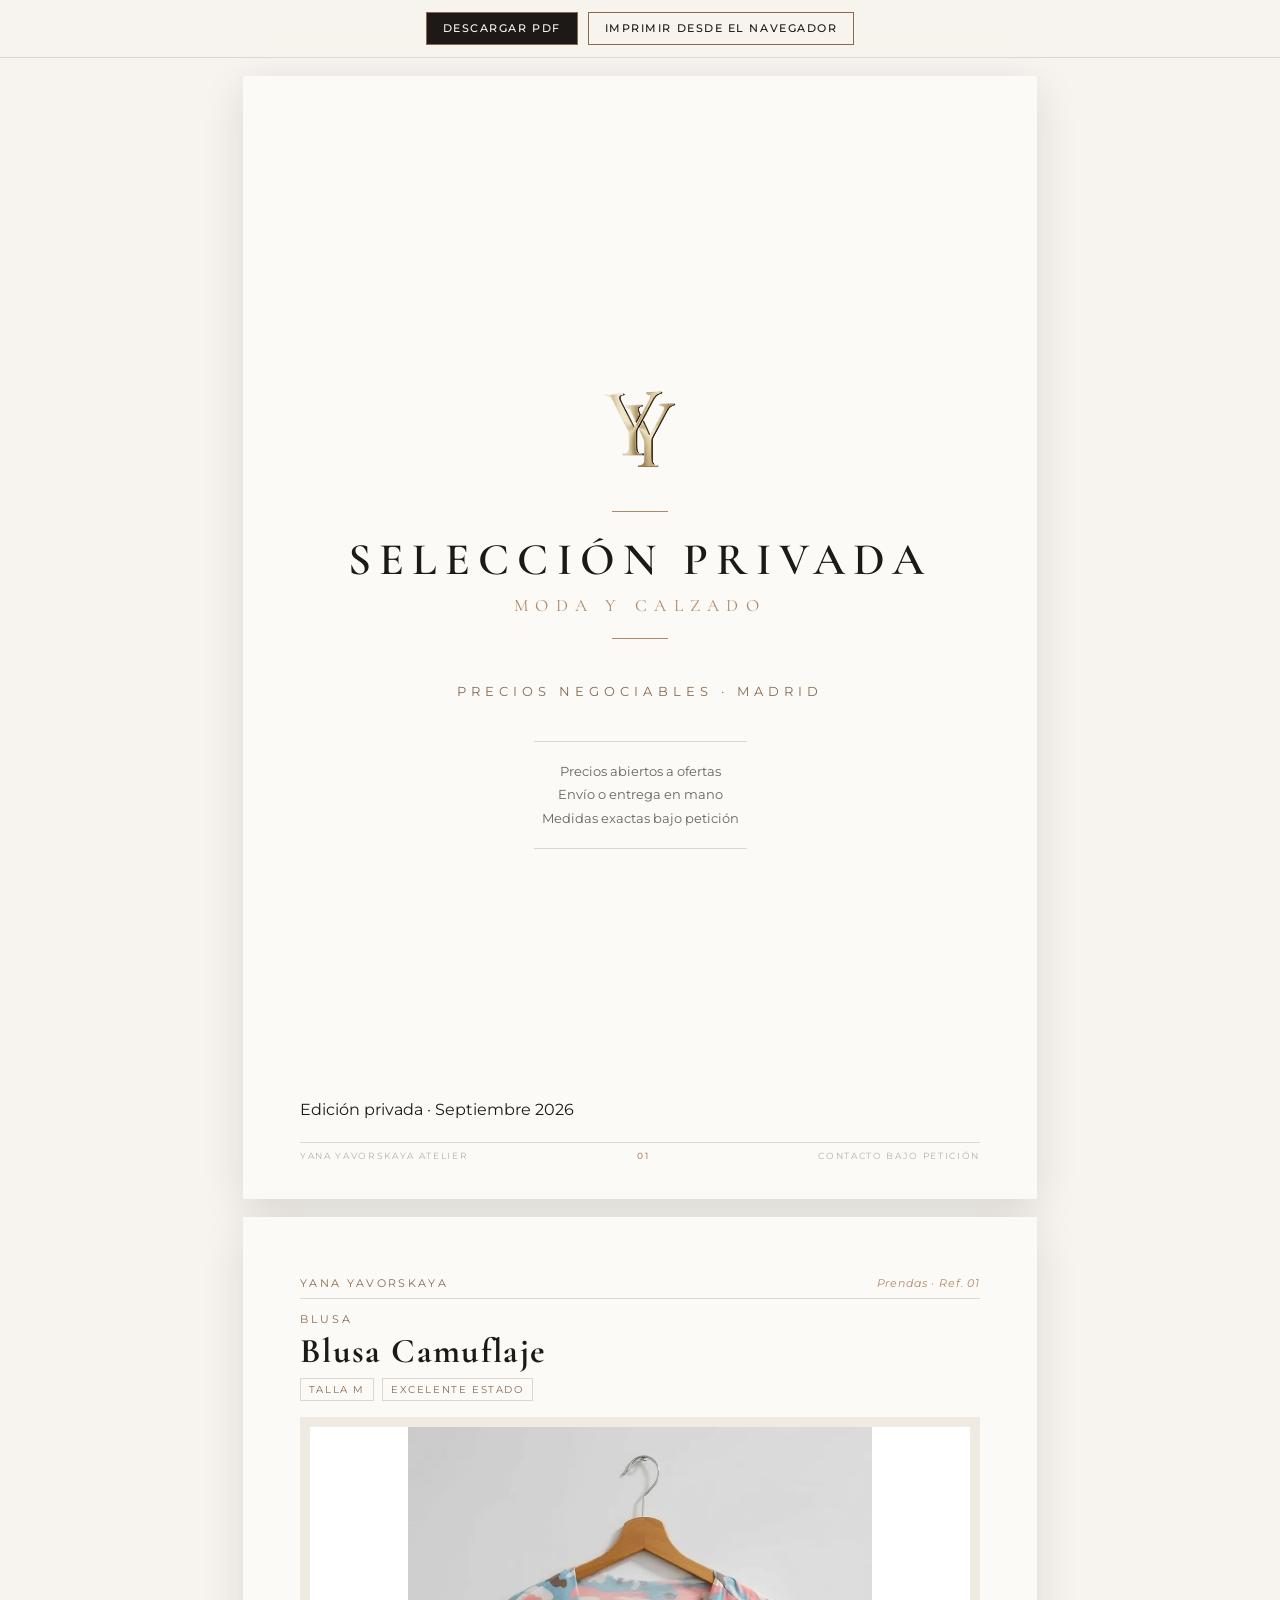
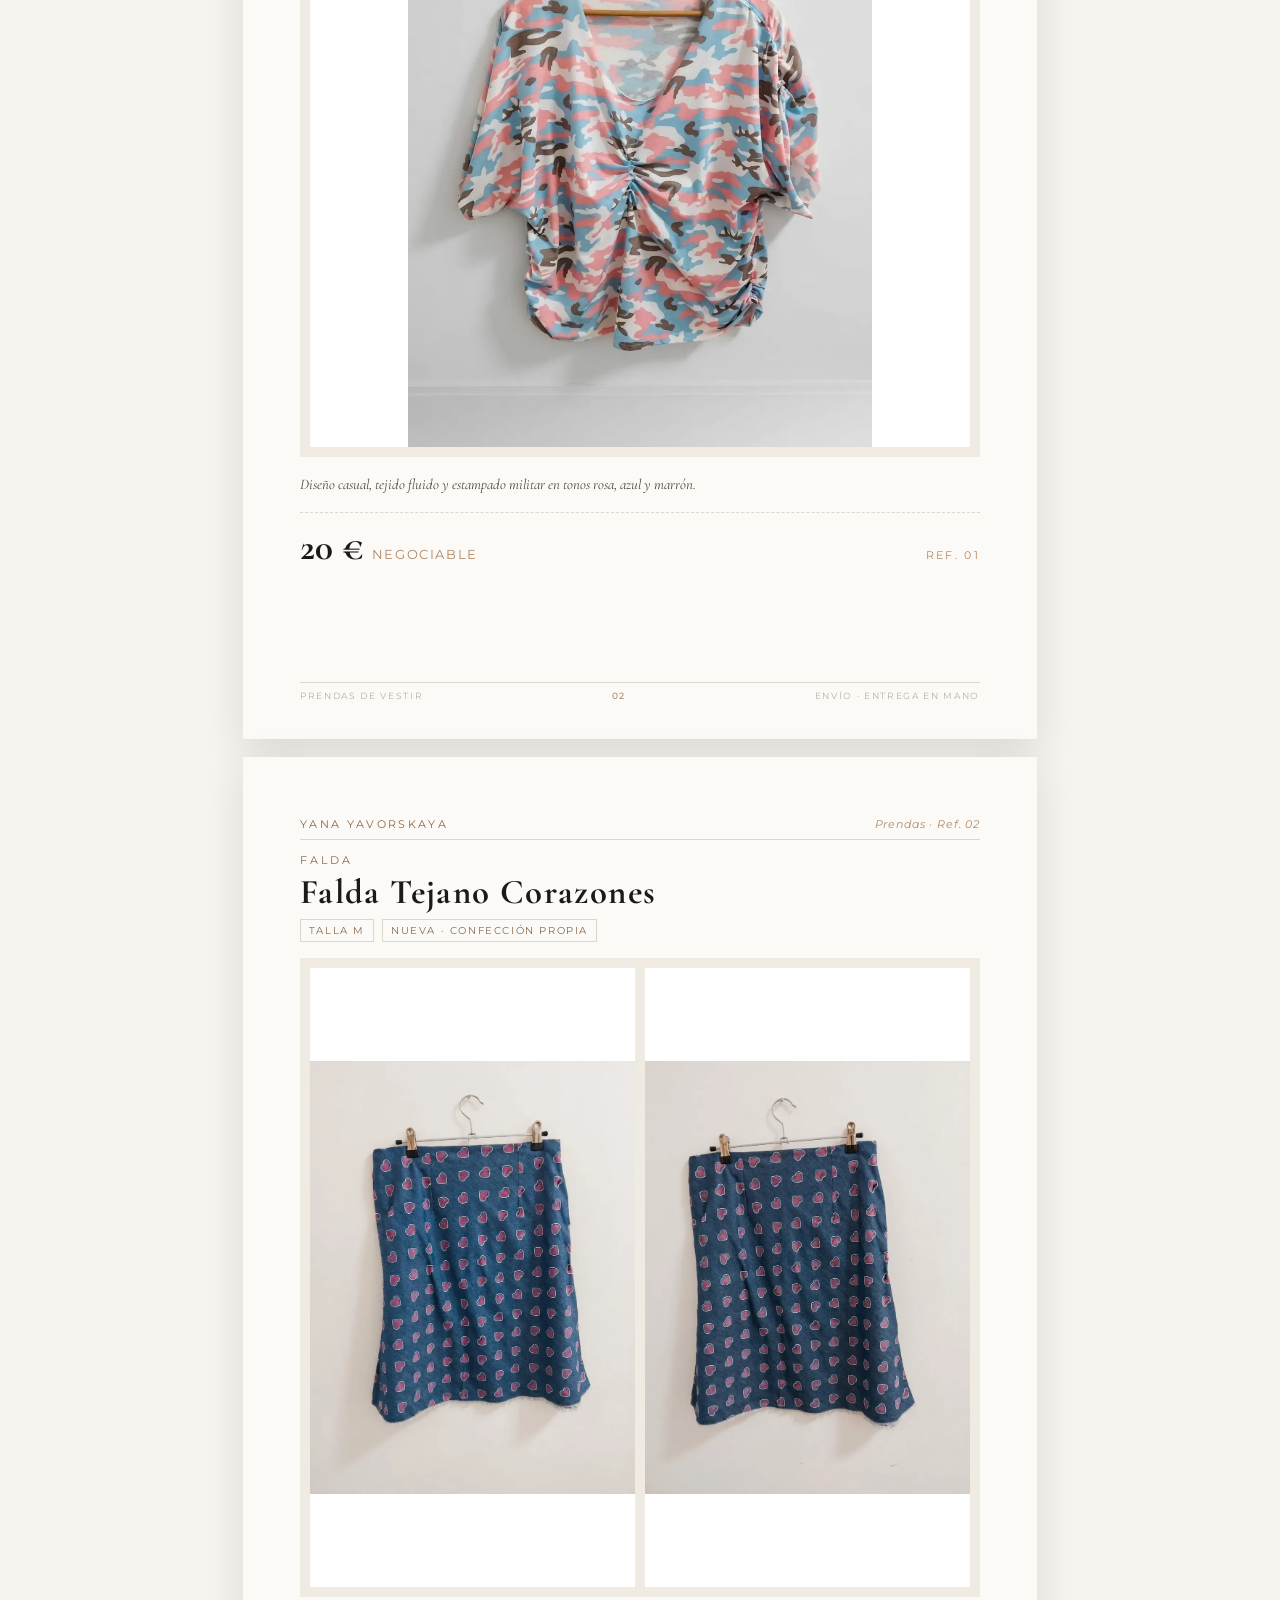
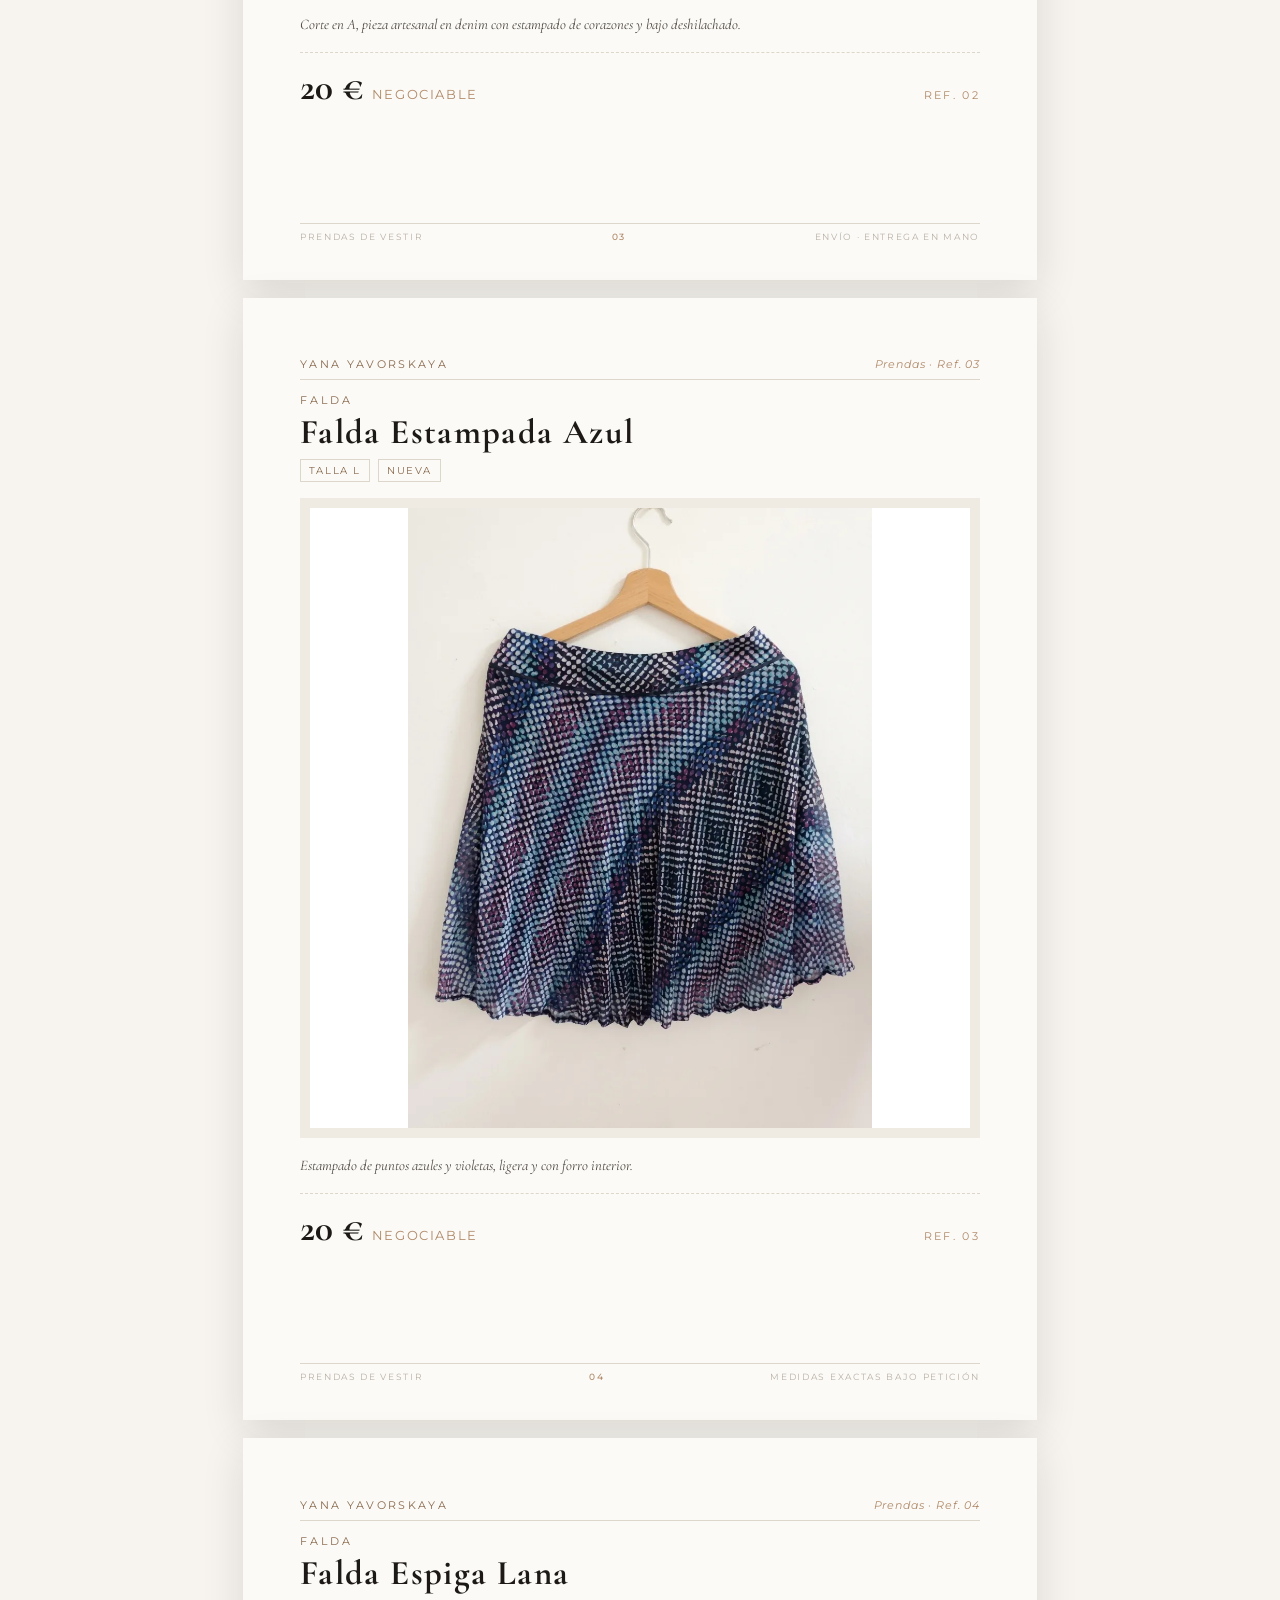
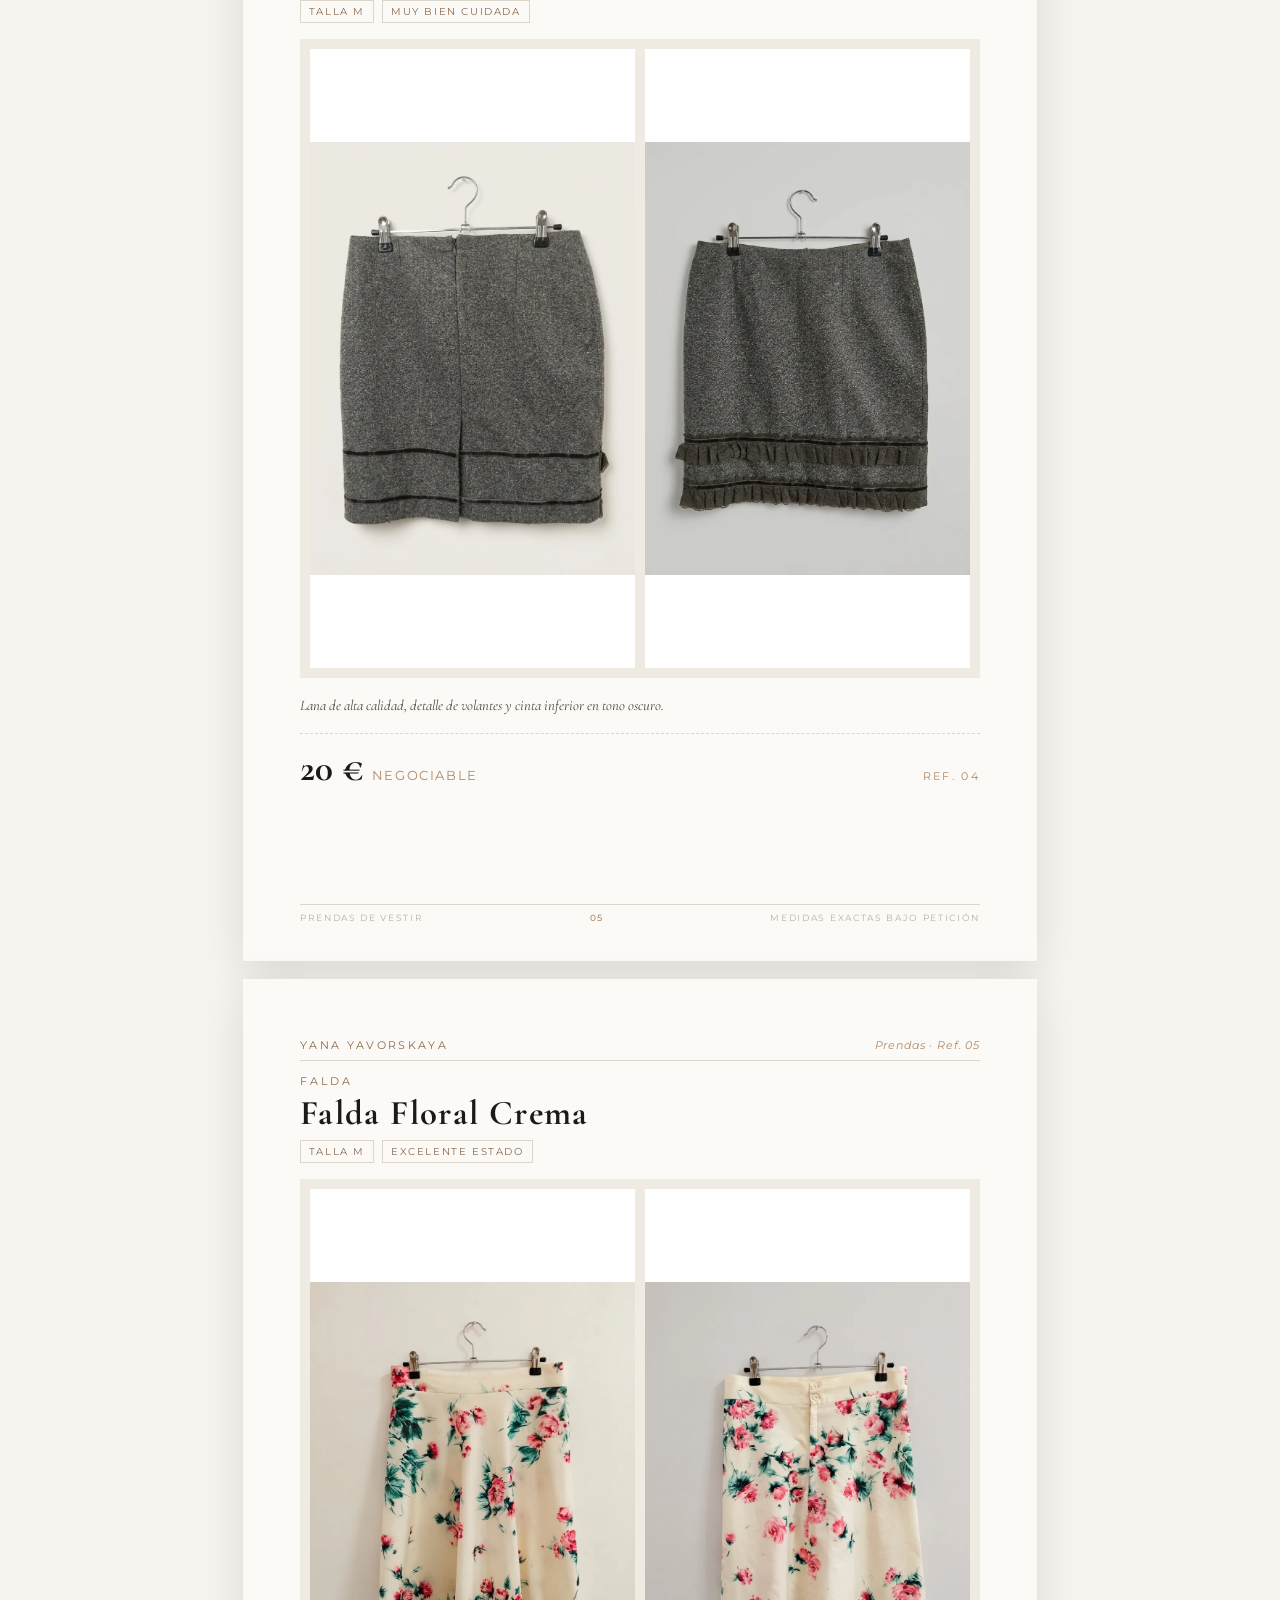
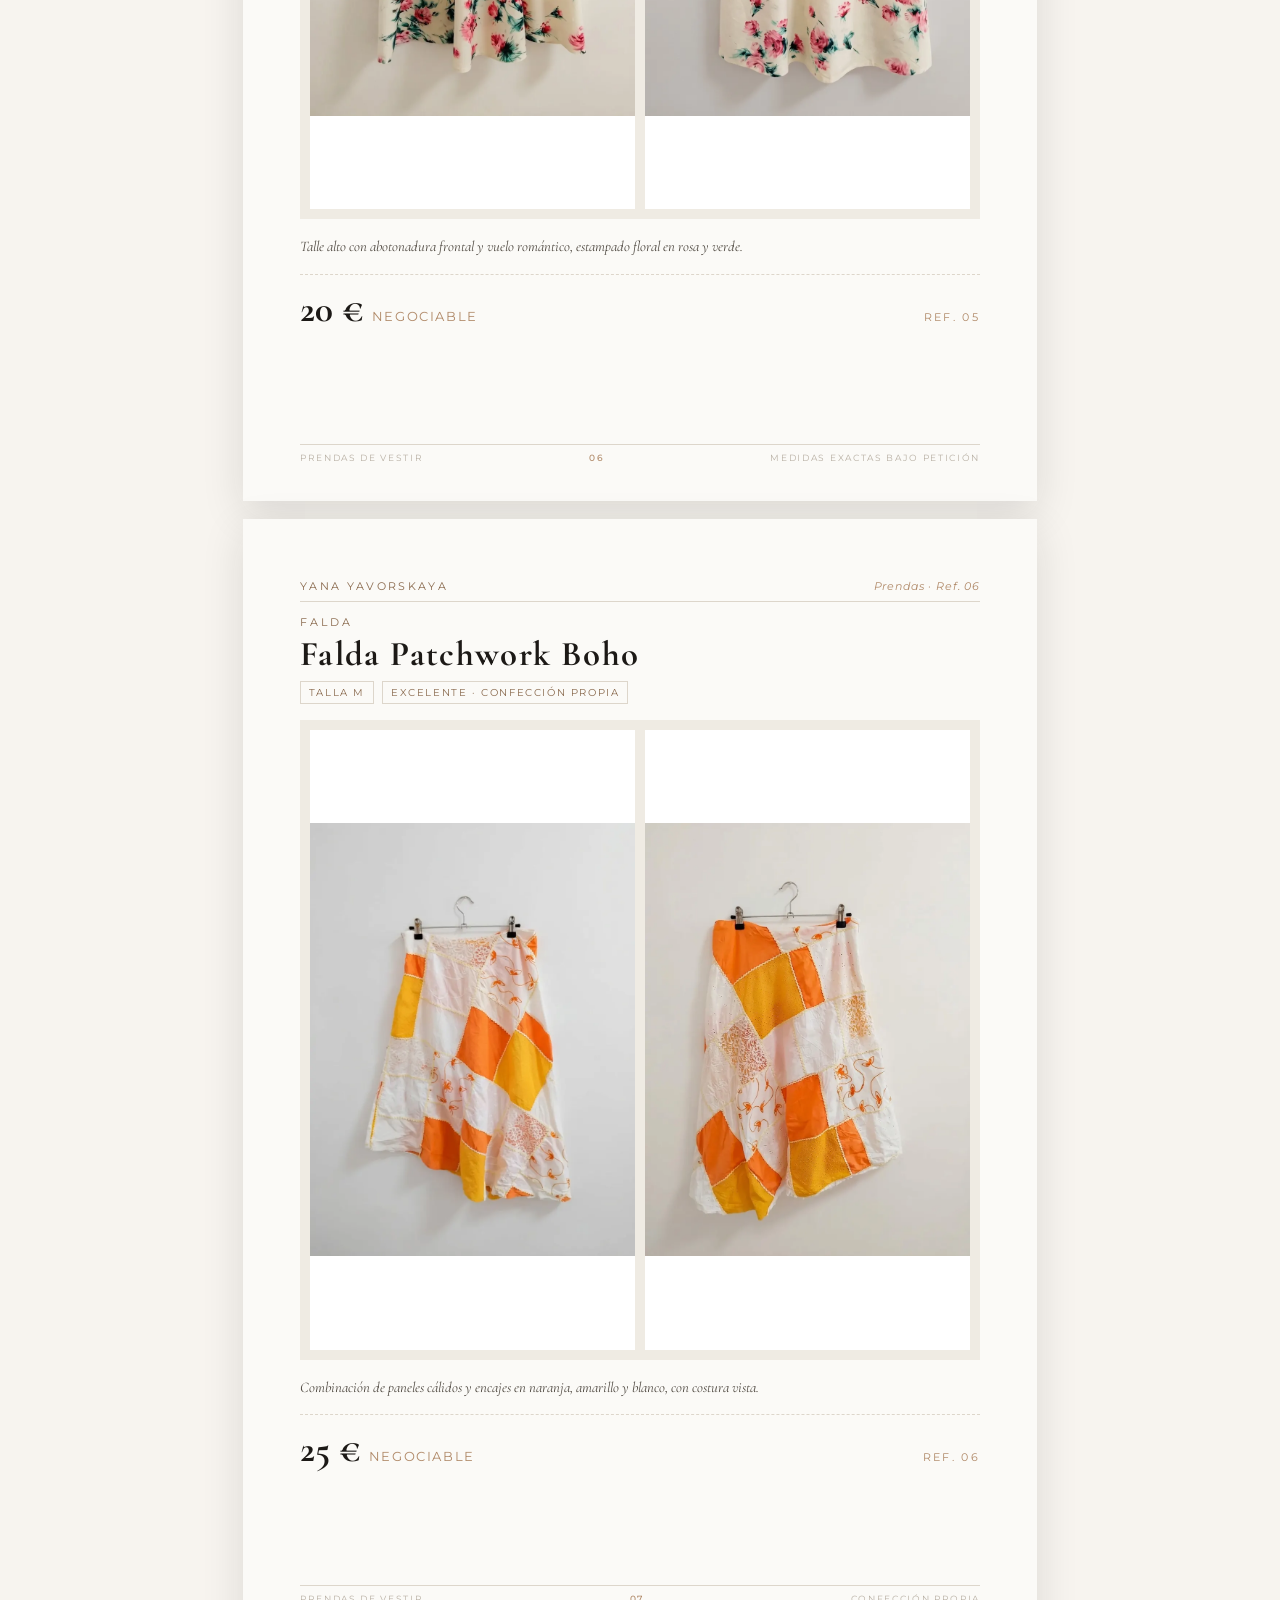
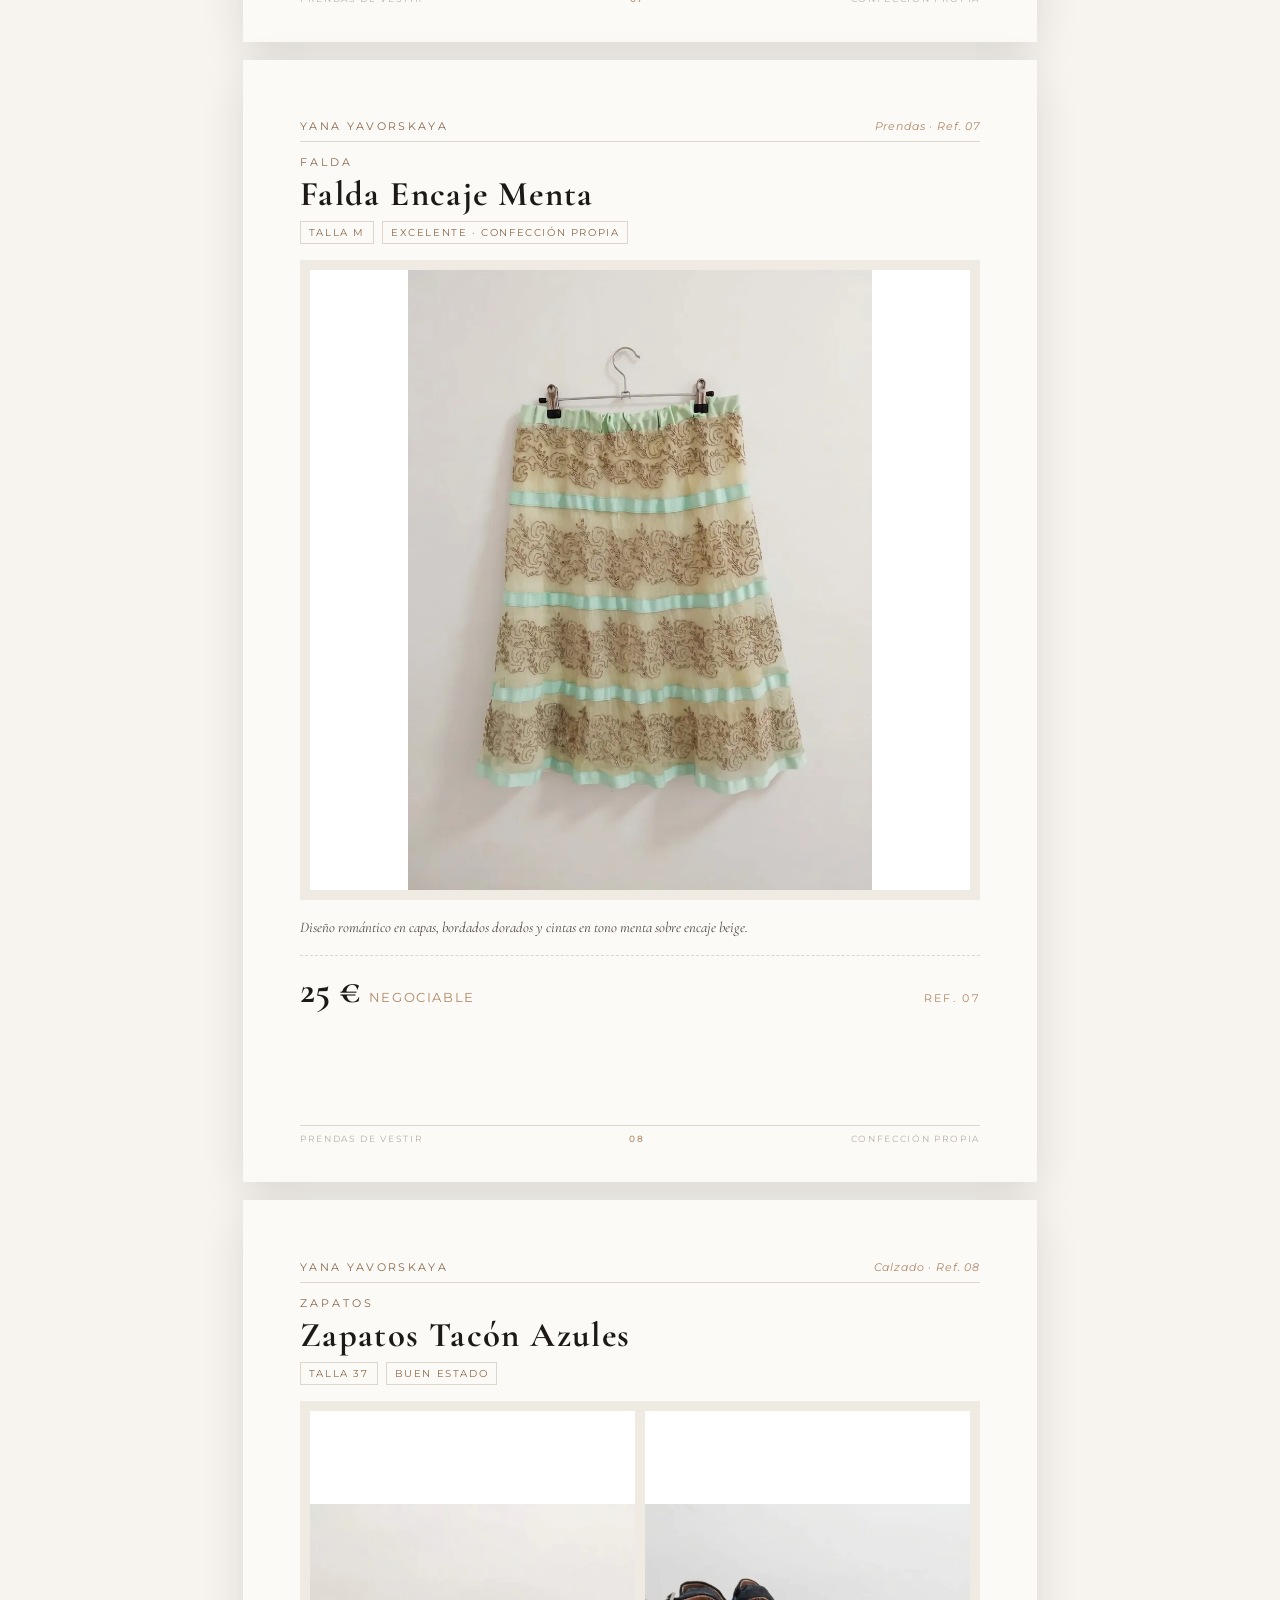
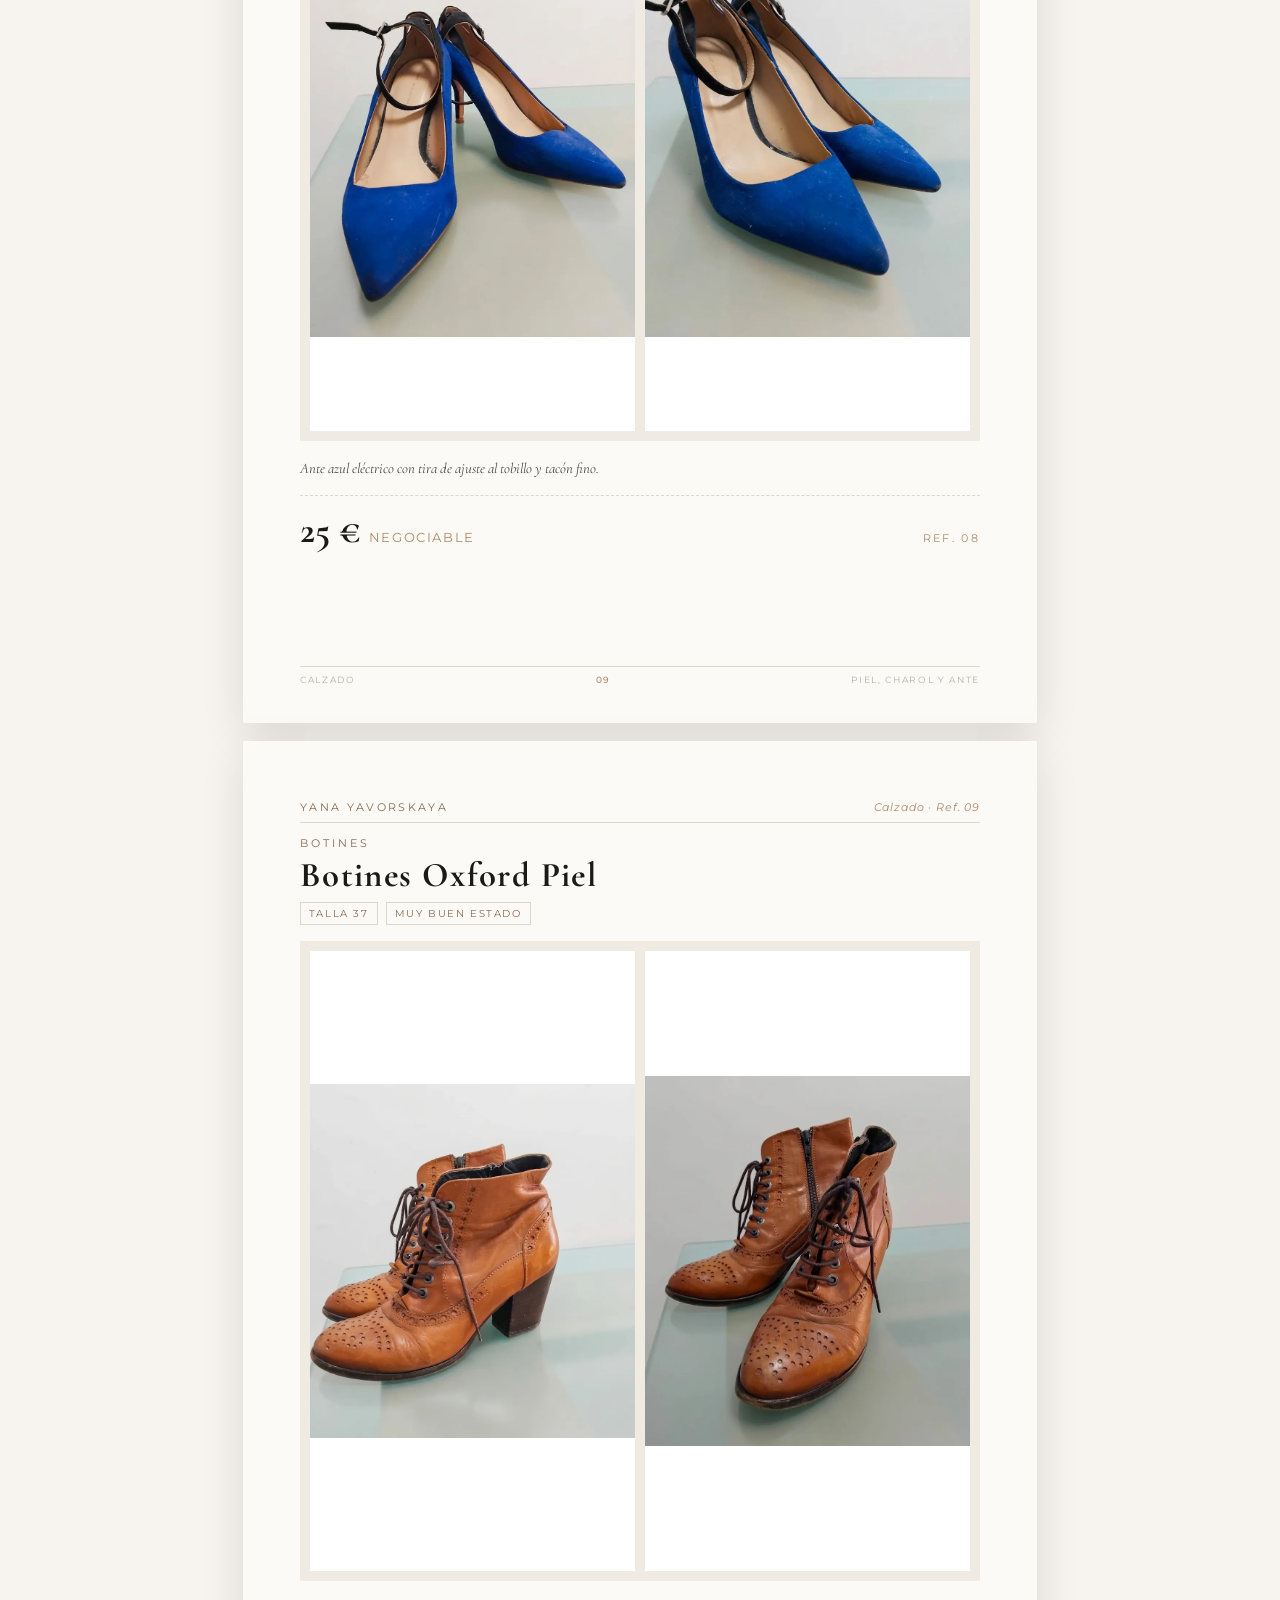
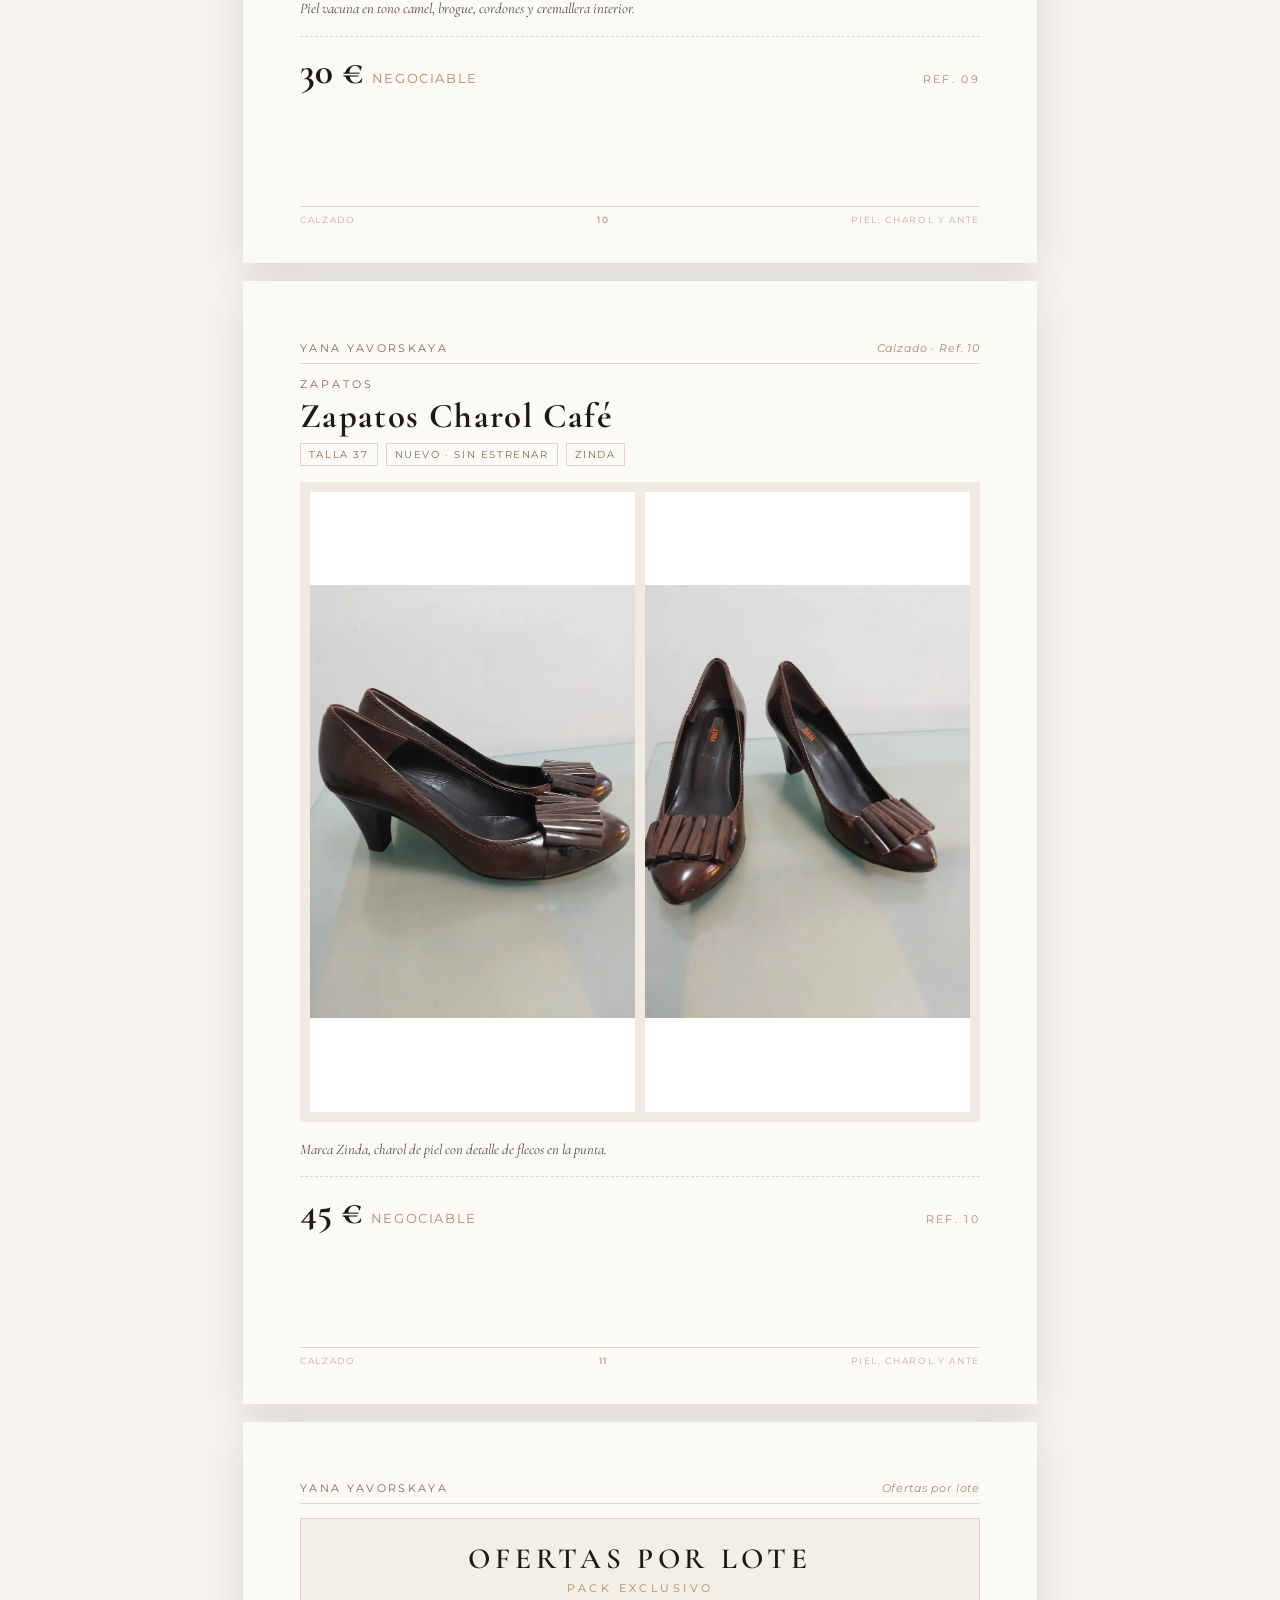
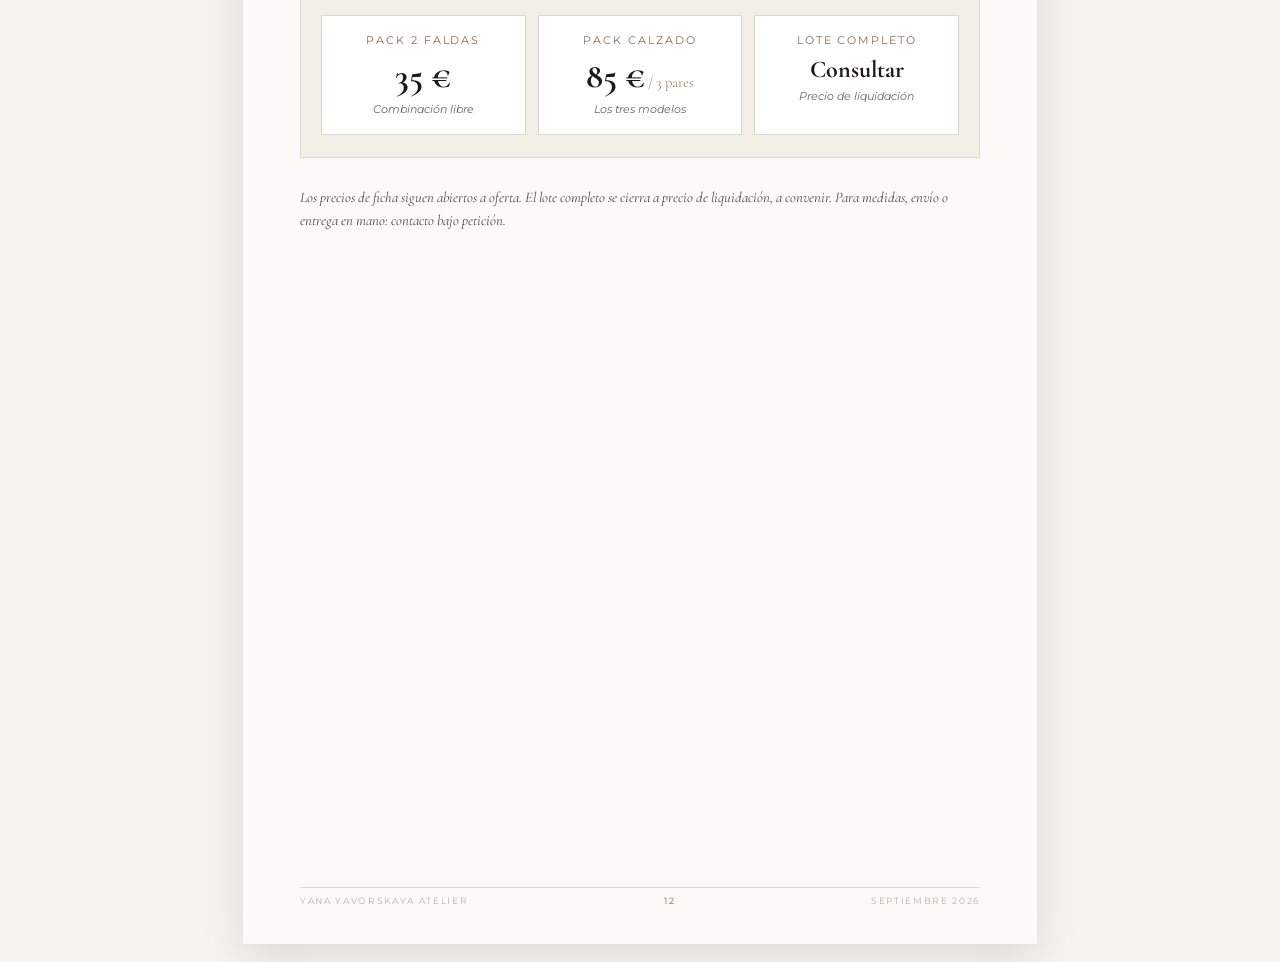
<file: images/index.html>
<!DOCTYPE html>
<html lang="es">
<head>
<meta charset="UTF-8">
<meta name="viewport" content="width=device-width, initial-scale=1">
<title>Yana Yavorskaya · Selección privada · Septiembre 2026</title>
<link rel="preconnect" href="https://fonts.googleapis.com">
<link rel="preconnect" href="https://fonts.gstatic.com" crossorigin>
<link href="https://fonts.googleapis.com/css2?family=Cormorant+Garamond:ital,wght@0,400;0,600;0,700;1,400&family=Montserrat:wght@300;400;500;600&display=swap" rel="stylesheet">
<style>
  :root{
    --bg:#f7f4ef; --paper:#fbfaf7; --ink:#1c1916; --muted:#6a635a;
    --line:#ddd6cb; --gold:#b08968; --gold-deep:#8a6a4e;
  }
  *{box-sizing:border-box;margin:0;padding:0;}
  html,body{
    background:var(--bg); color:var(--ink);
    font-family:'Montserrat',system-ui,sans-serif; font-weight:400;
    -webkit-print-color-adjust:exact; print-color-adjust:exact;
  }
  img{max-width:100%; height:auto; display:block; image-rendering:auto;}

  .toolbar{
    position:sticky; top:0; z-index:20;
    display:flex; gap:10px; justify-content:center; flex-wrap:wrap;
    padding:12px 16px;
    background:rgba(247,244,239,.94); backdrop-filter:blur(8px);
    border-bottom:1px solid var(--line);
  }
  .toolbar a, .toolbar button{
    appearance:none; border:1px solid var(--gold-deep);
    background:var(--ink); color:#fbfaf7;
    font:500 11px/1 'Montserrat',sans-serif;
    letter-spacing:.14em; text-transform:uppercase;
    padding:10px 16px; text-decoration:none; cursor:pointer;
  }
  .toolbar a.ghost, .toolbar button.ghost{
    background:transparent; color:var(--ink);
  }

  .sheet{
    width:210mm; min-height:297mm;
    margin:18px auto; padding:16mm 15mm 20mm;
    background:var(--paper);
    box-shadow:0 12px 40px rgba(28,25,22,.12);
    position:relative; page-break-after:always; break-after:page;
  }
  .sheet:last-child{page-break-after:auto; break-after:auto;}

  .header{
    display:flex; justify-content:space-between; align-items:baseline;
    border-bottom:1px solid var(--line); padding-bottom:8px; margin-bottom:14px;
    font-size:8pt; letter-spacing:.22em; text-transform:uppercase; color:var(--gold-deep);
  }
  .header .season{letter-spacing:.08em; font-style:italic; text-transform:none; color:var(--gold);}

  .cover{display:flex; flex-direction:column; align-items:center; justify-content:center; text-align:center; min-height:255mm;}
  .cover .mark{width:72px; height:auto; margin-bottom:18px; opacity:.92;}
  .cover .line{width:56px; height:1px; background:var(--gold); margin:22px auto;}
  .cover h1{
    font-family:'Cormorant Garamond',Georgia,serif; font-weight:600;
    font-size:34pt; letter-spacing:.18em; text-transform:uppercase; line-height:1.15;
  }
  .cover h1 span{display:block; margin-top:10px; font-size:13pt; letter-spacing:.42em; color:var(--gold); font-weight:400;}
  .cover .subtitle{margin-top:22px; font-size:10pt; letter-spacing:.38em; text-transform:uppercase; color:var(--gold-deep);}
  .cover .notes{
    margin-top:42px; max-width:420px; font-size:9.5pt; line-height:1.85; color:var(--muted);
    border-top:1px solid var(--line); border-bottom:1px solid var(--line); padding:18px 8px;
  }
  .cover .edition{position:absolute; bottom:28mm; left:0; right:0; text-align:center;
    font-size:8pt; letter-spacing:.32em; text-transform:uppercase; color:#b8b0a4;}

  .kicker{font-size:8pt; letter-spacing:.28em; text-transform:uppercase; color:var(--gold-deep); margin-bottom:6px;}
  .product-title{
    font-family:'Cormorant Garamond',Georgia,serif; font-weight:700;
    font-size:26pt; letter-spacing:.04em; line-height:1.1; margin-bottom:8px;
  }
  .meta{display:flex; gap:8px; flex-wrap:wrap; margin-bottom:16px;}
  .meta span{
    font-size:7.5pt; letter-spacing:.16em; text-transform:uppercase; color:var(--gold-deep);
    border:1px solid var(--line); padding:4px 8px;
  }

  .gallery{display:grid; gap:10px; margin:4px 0 16px; background:#efebe3; padding:10px; min-height:168mm;}
  .gallery.one{grid-template-columns:1fr;}
  .gallery.two{grid-template-columns:1fr 1fr;}
  .frame{
    background:#fff; min-height:164mm;
    display:flex; align-items:center; justify-content:center; overflow:hidden;
  }
  .frame img{
    width:100%; height:164mm; object-fit:contain; object-position:center;
  }

  .desc{font-size:11pt; line-height:1.55; color:#4d473f; font-family:'Cormorant Garamond',Georgia,serif; font-style:italic; max-width:170mm;}
  .price-row{
    display:flex; justify-content:space-between; align-items:baseline;
    margin-top:16px; padding-top:12px; border-top:1px dashed var(--line);
  }
  .amount{font-family:'Cormorant Garamond',Georgia,serif; font-weight:700; font-size:28pt;}
  .amount small{font-size:10pt; color:var(--gold); font-weight:400; letter-spacing:.12em; text-transform:uppercase; margin-left:8px; font-family:'Montserrat',sans-serif;}
  .tag{font-size:8pt; letter-spacing:.22em; text-transform:uppercase; color:var(--gold);}

  .lots{margin-top:8px; border:1px solid var(--line); padding:22px 20px; background:#f3efe7;}
  .lots h2{font-family:'Cormorant Garamond',Georgia,serif; font-weight:600; font-size:22pt; letter-spacing:.16em; text-transform:uppercase; text-align:center;}
  .lots h2 small{display:block; font-size:8pt; letter-spacing:.32em; color:var(--gold); margin-top:6px; font-weight:400; font-family:'Montserrat',sans-serif;}
  .lots-grid{display:grid; grid-template-columns:repeat(3,1fr); gap:12px; margin-top:20px;}
  .lot{text-align:center; background:#fff; border:1px solid var(--line); padding:18px 10px;}
  .lot .name{font-size:8pt; letter-spacing:.18em; text-transform:uppercase; color:var(--gold-deep);}
  .lot .val{font-family:'Cormorant Garamond',Georgia,serif; font-weight:700; font-size:26pt; margin-top:8px;}
  .lot .val.sm{font-size:18pt;}
  .lot .note{font-size:8pt; color:var(--muted); margin-top:6px; font-style:italic;}

  .footer{
    position:absolute; left:15mm; right:15mm; bottom:10mm;
    display:flex; justify-content:space-between; align-items:center;
    font-size:7pt; letter-spacing:.18em; text-transform:uppercase; color:#b8b0a4;
    border-top:1px solid var(--line); padding-top:7px;
  }
  .footer .num{color:var(--gold); font-weight:500;}

  @media screen and (max-width:900px){
    .sheet{width:auto; min-height:0; margin:12px; padding:22px 16px 48px;}
    .cover{min-height:70vh;}
    .cover h1{font-size:28px; letter-spacing:.12em;}
    .gallery, .gallery.two{grid-template-columns:1fr; min-height:0;}
    .frame{min-height:0;}
    .frame img{height:auto; max-height:78vh;}
    .lots-grid{grid-template-columns:1fr;}
  }

  @media print{
    .toolbar{display:none !important;}
    html,body{background:#fff;}
    .sheet{
      width:210mm; min-height:297mm; margin:0; padding:16mm 15mm 20mm;
      box-shadow:none; background:var(--paper);
    }
  }
  @page{size:A4 portrait; margin:0;}
</style>
</head>
<body>

<nav class="toolbar">
  <a href="catalogo.pdf" download>Descargar PDF</a>
  <button type="button" class="ghost" onclick="window.print()">Imprimir desde el navegador</button>
</nav>

<section class="sheet">
  <div class="cover">
    <img class="mark" src="../logo-yy.webp" alt="Yana Yavorskaya">
    <div class="line"></div>
    <h1>Selección privada<span>Moda y calzado</span></h1>
    <div class="line"></div>
    <div class="subtitle">Precios negociables · Madrid</div>
    <div class="notes">
      Precios abiertos a ofertas<br>
      Envío o entrega en mano<br>
      Medidas exactas bajo petición
    </div>
  </div>
  <div class="edition">Edición privada · Septiembre 2026</div>
  <div class="footer"><span>Yana Yavorskaya Atelier</span><span class="num">01</span><span>Contacto bajo petición</span></div>
</section>

<section class="sheet">
  <div class="header"><span>Yana Yavorskaya</span><span class="season">Prendas · Ref. 01</span></div>
  <div class="kicker">Blusa</div>
  <h2 class="product-title">Blusa Camuflaje</h2>
  <div class="meta"><span>Talla M</span><span>Excelente estado</span></div>
  <div class="gallery one"><div class="frame"><img src="blusa-camuflaje.webp" alt="Blusa camuflaje en tonos rosa, azul y marrón"></div></div>
  <p class="desc">Diseño casual, tejido fluido y estampado militar en tonos rosa, azul y marrón.</p>
  <div class="price-row"><span class="amount">20 €<small>negociable</small></span><span class="tag">Ref. 01</span></div>
  <div class="footer"><span>Prendas de vestir</span><span class="num">02</span><span>Envío · Entrega en mano</span></div>
</section>

<section class="sheet">
  <div class="header"><span>Yana Yavorskaya</span><span class="season">Prendas · Ref. 02</span></div>
  <div class="kicker">Falda</div>
  <h2 class="product-title">Falda Tejano Corazones</h2>
  <div class="meta"><span>Talla M</span><span>Nueva · Confección propia</span></div>
  <div class="gallery two">
    <div class="frame"><img src="falda-tejano-1.webp" alt="Falda tejano corazones, vista frontal"></div>
    <div class="frame"><img src="falda-tejano-2.webp" alt="Falda tejano corazones, detalle"></div>
  </div>
  <p class="desc">Corte en A, pieza artesanal en denim con estampado de corazones y bajo deshilachado.</p>
  <div class="price-row"><span class="amount">20 €<small>negociable</small></span><span class="tag">Ref. 02</span></div>
  <div class="footer"><span>Prendas de vestir</span><span class="num">03</span><span>Envío · Entrega en mano</span></div>
</section>

<section class="sheet">
  <div class="header"><span>Yana Yavorskaya</span><span class="season">Prendas · Ref. 03</span></div>
  <div class="kicker">Falda</div>
  <h2 class="product-title">Falda Estampada Azul</h2>
  <div class="meta"><span>Talla L</span><span>Nueva</span></div>
  <div class="gallery one"><div class="frame"><img src="falda-estampada-azul.webp" alt="Falda estampada azul y violeta"></div></div>
  <p class="desc">Estampado de puntos azules y violetas, ligera y con forro interior.</p>
  <div class="price-row"><span class="amount">20 €<small>negociable</small></span><span class="tag">Ref. 03</span></div>
  <div class="footer"><span>Prendas de vestir</span><span class="num">04</span><span>Medidas exactas bajo petición</span></div>
</section>

<section class="sheet">
  <div class="header"><span>Yana Yavorskaya</span><span class="season">Prendas · Ref. 04</span></div>
  <div class="kicker">Falda</div>
  <h2 class="product-title">Falda Espiga Lana</h2>
  <div class="meta"><span>Talla M</span><span>Muy bien cuidada</span></div>
  <div class="gallery two">
    <div class="frame"><img src="falda-espiga-1.webp" alt="Falda de lana espiga, vista posterior"></div>
    <div class="frame"><img src="falda-espiga-2.webp" alt="Falda de lana espiga, detalle de cinta y encaje"></div>
  </div>
  <p class="desc">Lana de alta calidad, detalle de volantes y cinta inferior en tono oscuro.</p>
  <div class="price-row"><span class="amount">20 €<small>negociable</small></span><span class="tag">Ref. 04</span></div>
  <div class="footer"><span>Prendas de vestir</span><span class="num">05</span><span>Medidas exactas bajo petición</span></div>
</section>

<section class="sheet">
  <div class="header"><span>Yana Yavorskaya</span><span class="season">Prendas · Ref. 05</span></div>
  <div class="kicker">Falda</div>
  <h2 class="product-title">Falda Floral Crema</h2>
  <div class="meta"><span>Talla M</span><span>Excelente estado</span></div>
  <div class="gallery two">
    <div class="frame"><img src="falda-floral-1.webp" alt="Falda floral crema, vista general"></div>
    <div class="frame"><img src="falda-floral-2.webp" alt="Falda floral crema, talle y botones"></div>
  </div>
  <p class="desc">Talle alto con abotonadura frontal y vuelo romántico, estampado floral en rosa y verde.</p>
  <div class="price-row"><span class="amount">20 €<small>negociable</small></span><span class="tag">Ref. 05</span></div>
  <div class="footer"><span>Prendas de vestir</span><span class="num">06</span><span>Medidas exactas bajo petición</span></div>
</section>

<section class="sheet">
  <div class="header"><span>Yana Yavorskaya</span><span class="season">Prendas · Ref. 06</span></div>
  <div class="kicker">Falda</div>
  <h2 class="product-title">Falda Patchwork Boho</h2>
  <div class="meta"><span>Talla M</span><span>Excelente · Confección propia</span></div>
  <div class="gallery two">
    <div class="frame"><img src="falda-patchwork-1.webp" alt="Falda patchwork naranja y blanco"></div>
    <div class="frame"><img src="falda-patchwork-2.webp" alt="Falda patchwork, detalle de encaje y bordado"></div>
  </div>
  <p class="desc">Combinación de paneles cálidos y encajes en naranja, amarillo y blanco, con costura vista.</p>
  <div class="price-row"><span class="amount">25 €<small>negociable</small></span><span class="tag">Ref. 06</span></div>
  <div class="footer"><span>Prendas de vestir</span><span class="num">07</span><span>Confección propia</span></div>
</section>

<section class="sheet">
  <div class="header"><span>Yana Yavorskaya</span><span class="season">Prendas · Ref. 07</span></div>
  <div class="kicker">Falda</div>
  <h2 class="product-title">Falda Encaje Menta</h2>
  <div class="meta"><span>Talla M</span><span>Excelente · Confección propia</span></div>
  <div class="gallery one"><div class="frame"><img src="falda-encaje-menta.webp" alt="Falda de encaje beige con cintas menta"></div></div>
  <p class="desc">Diseño romántico en capas, bordados dorados y cintas en tono menta sobre encaje beige.</p>
  <div class="price-row"><span class="amount">25 €<small>negociable</small></span><span class="tag">Ref. 07</span></div>
  <div class="footer"><span>Prendas de vestir</span><span class="num">08</span><span>Confección propia</span></div>
</section>

<section class="sheet">
  <div class="header"><span>Yana Yavorskaya</span><span class="season">Calzado · Ref. 08</span></div>
  <div class="kicker">Zapatos</div>
  <h2 class="product-title">Zapatos Tacón Azules</h2>
  <div class="meta"><span>Talla 37</span><span>Buen estado</span></div>
  <div class="gallery two">
    <div class="frame"><img src="zapatos-tacon-1.webp" alt="Zapatos de tacón azul eléctrico, vista interior"></div>
    <div class="frame"><img src="zapatos-tacon-2.webp" alt="Zapatos de tacón azul eléctrico, perfil"></div>
  </div>
  <p class="desc">Ante azul eléctrico con tira de ajuste al tobillo y tacón fino.</p>
  <div class="price-row"><span class="amount">25 €<small>negociable</small></span><span class="tag">Ref. 08</span></div>
  <div class="footer"><span>Calzado</span><span class="num">09</span><span>Piel, charol y ante</span></div>
</section>

<section class="sheet">
  <div class="header"><span>Yana Yavorskaya</span><span class="season">Calzado · Ref. 09</span></div>
  <div class="kicker">Botines</div>
  <h2 class="product-title">Botines Oxford Piel</h2>
  <div class="meta"><span>Talla 37</span><span>Muy buen estado</span></div>
  <div class="gallery two">
    <div class="frame"><img src="botines-oxford-1.webp" alt="Botines oxford de piel, tres cuartos"></div>
    <div class="frame"><img src="botines-oxford-2.webp" alt="Botines oxford de piel, perfil"></div>
  </div>
  <p class="desc">Piel vacuna en tono camel, brogue, cordones y cremallera interior.</p>
  <div class="price-row"><span class="amount">30 €<small>negociable</small></span><span class="tag">Ref. 09</span></div>
  <div class="footer"><span>Calzado</span><span class="num">10</span><span>Piel, charol y ante</span></div>
</section>

<section class="sheet">
  <div class="header"><span>Yana Yavorskaya</span><span class="season">Calzado · Ref. 10</span></div>
  <div class="kicker">Zapatos</div>
  <h2 class="product-title">Zapatos Charol Café</h2>
  <div class="meta"><span>Talla 37</span><span>Nuevo · Sin estrenar</span><span>Zinda</span></div>
  <div class="gallery two">
    <div class="frame"><img src="zapatos-charol-1.webp" alt="Zapatos charol café Zinda, frente"></div>
    <div class="frame"><img src="zapatos-charol-2.webp" alt="Zapatos charol café Zinda, perfil"></div>
  </div>
  <p class="desc">Marca Zinda, charol de piel con detalle de flecos en la punta.</p>
  <div class="price-row"><span class="amount">45 €<small>negociable</small></span><span class="tag">Ref. 10</span></div>
  <div class="footer"><span>Calzado</span><span class="num">11</span><span>Piel, charol y ante</span></div>
</section>

<section class="sheet">
  <div class="header"><span>Yana Yavorskaya</span><span class="season">Ofertas por lote</span></div>
  <div class="lots">
    <h2>Ofertas por lote<small>Pack exclusivo</small></h2>
    <div class="lots-grid">
      <div class="lot">
        <div class="name">Pack 2 faldas</div>
        <div class="val">35 €</div>
        <div class="note">Combinación libre</div>
      </div>
      <div class="lot">
        <div class="name">Pack calzado</div>
        <div class="val">85 €<small style="font-size:11pt;color:var(--gold);font-weight:400;"> / 3 pares</small></div>
        <div class="note">Los tres modelos</div>
      </div>
      <div class="lot">
        <div class="name">Lote completo</div>
        <div class="val sm">Consultar</div>
        <div class="note">Precio de liquidación</div>
      </div>
    </div>
  </div>
  <p class="desc" style="margin-top:28px;max-width:none;">
    Los precios de ficha siguen abiertos a oferta. El lote completo se cierra a precio de liquidación, a convenir.
    Para medidas, envío o entrega en mano: contacto bajo petición.
  </p>
  <div class="footer"><span>Yana Yavorskaya Atelier</span><span class="num">12</span><span>Septiembre 2026</span></div>
</section>

</body>
</html>
</file>
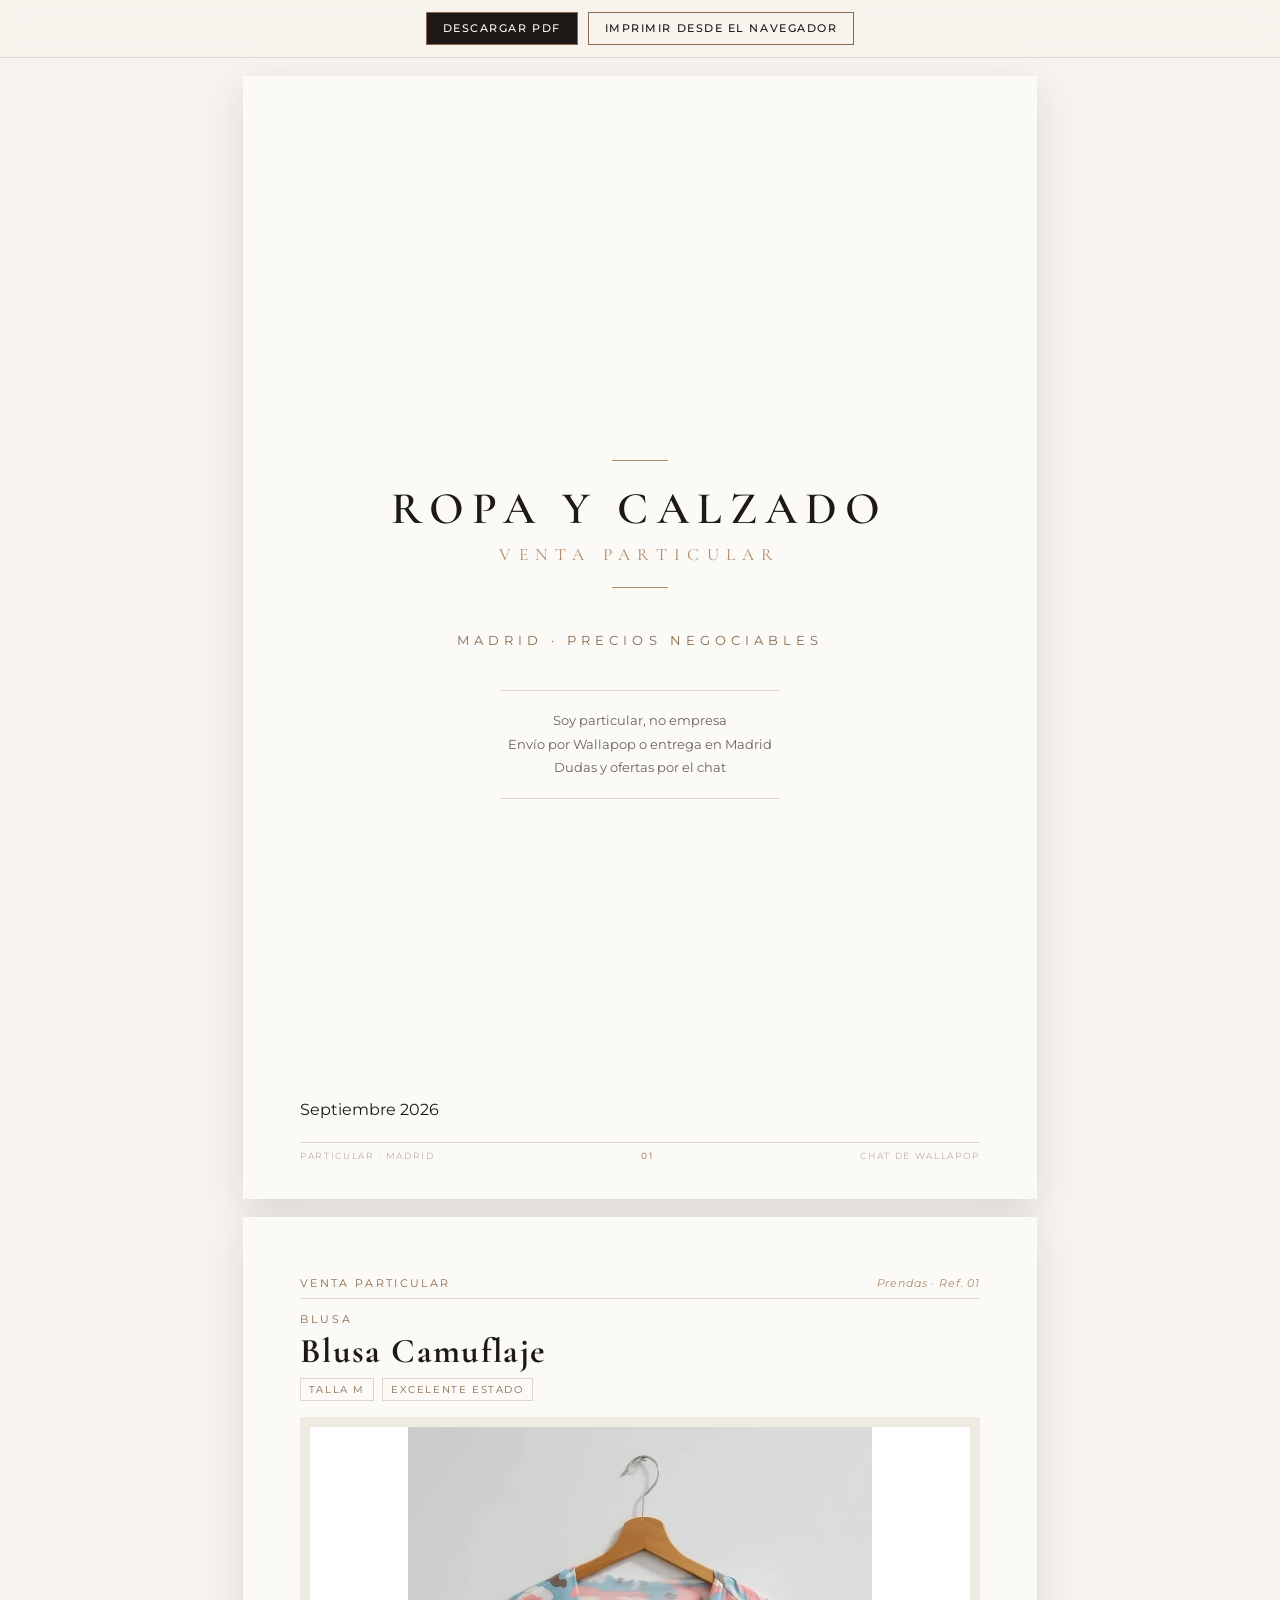
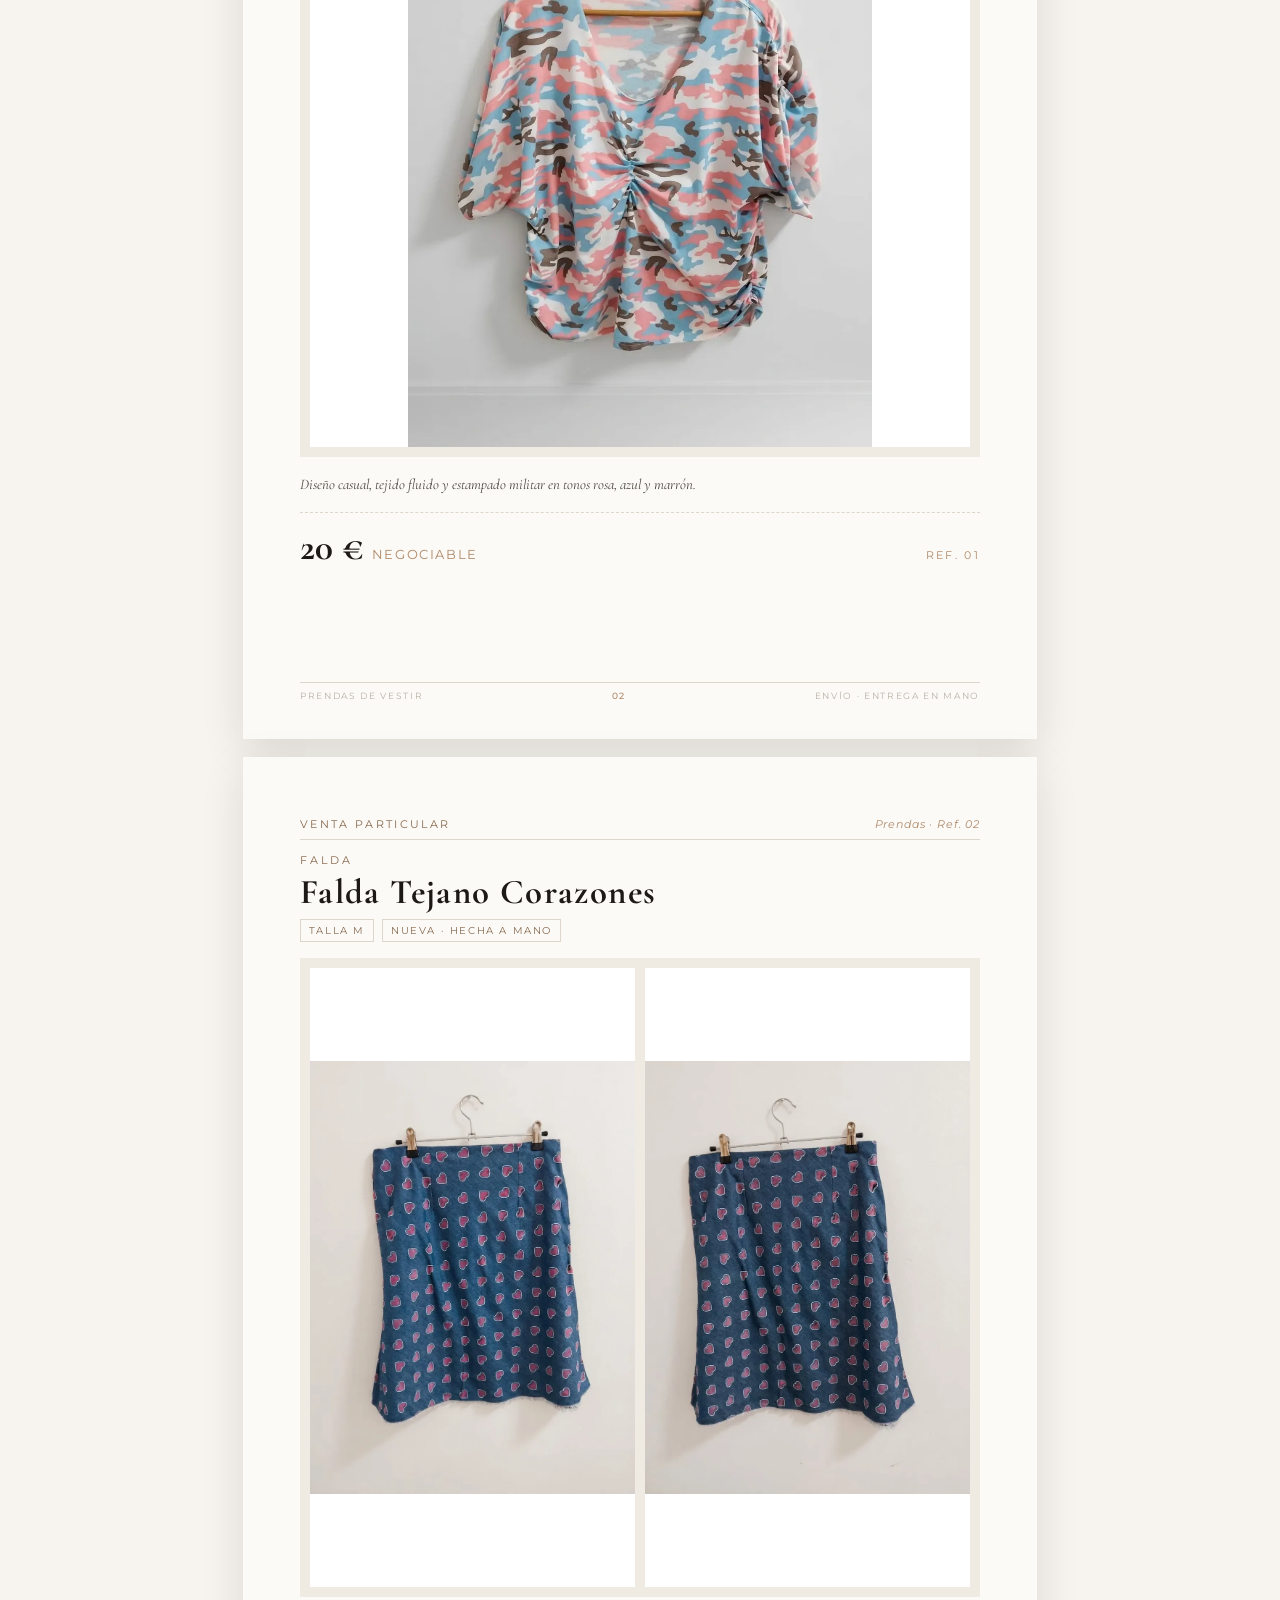
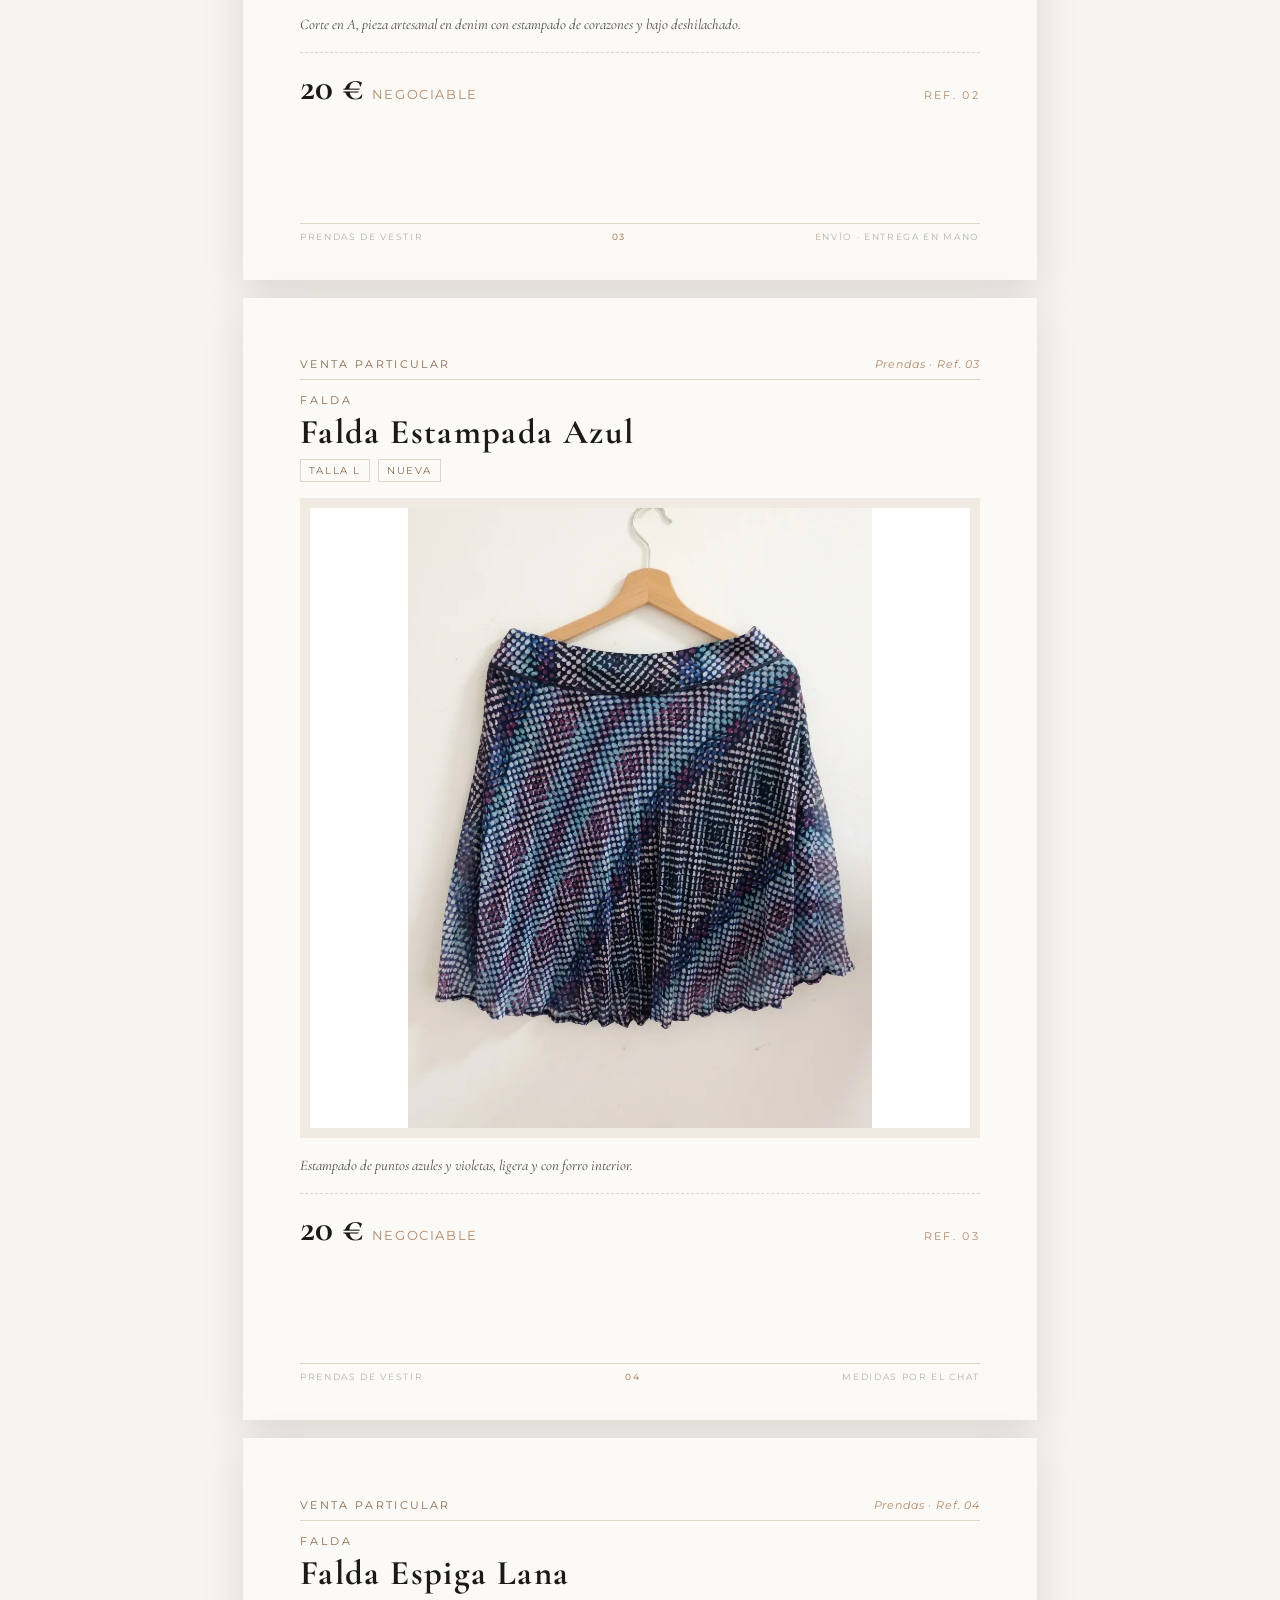
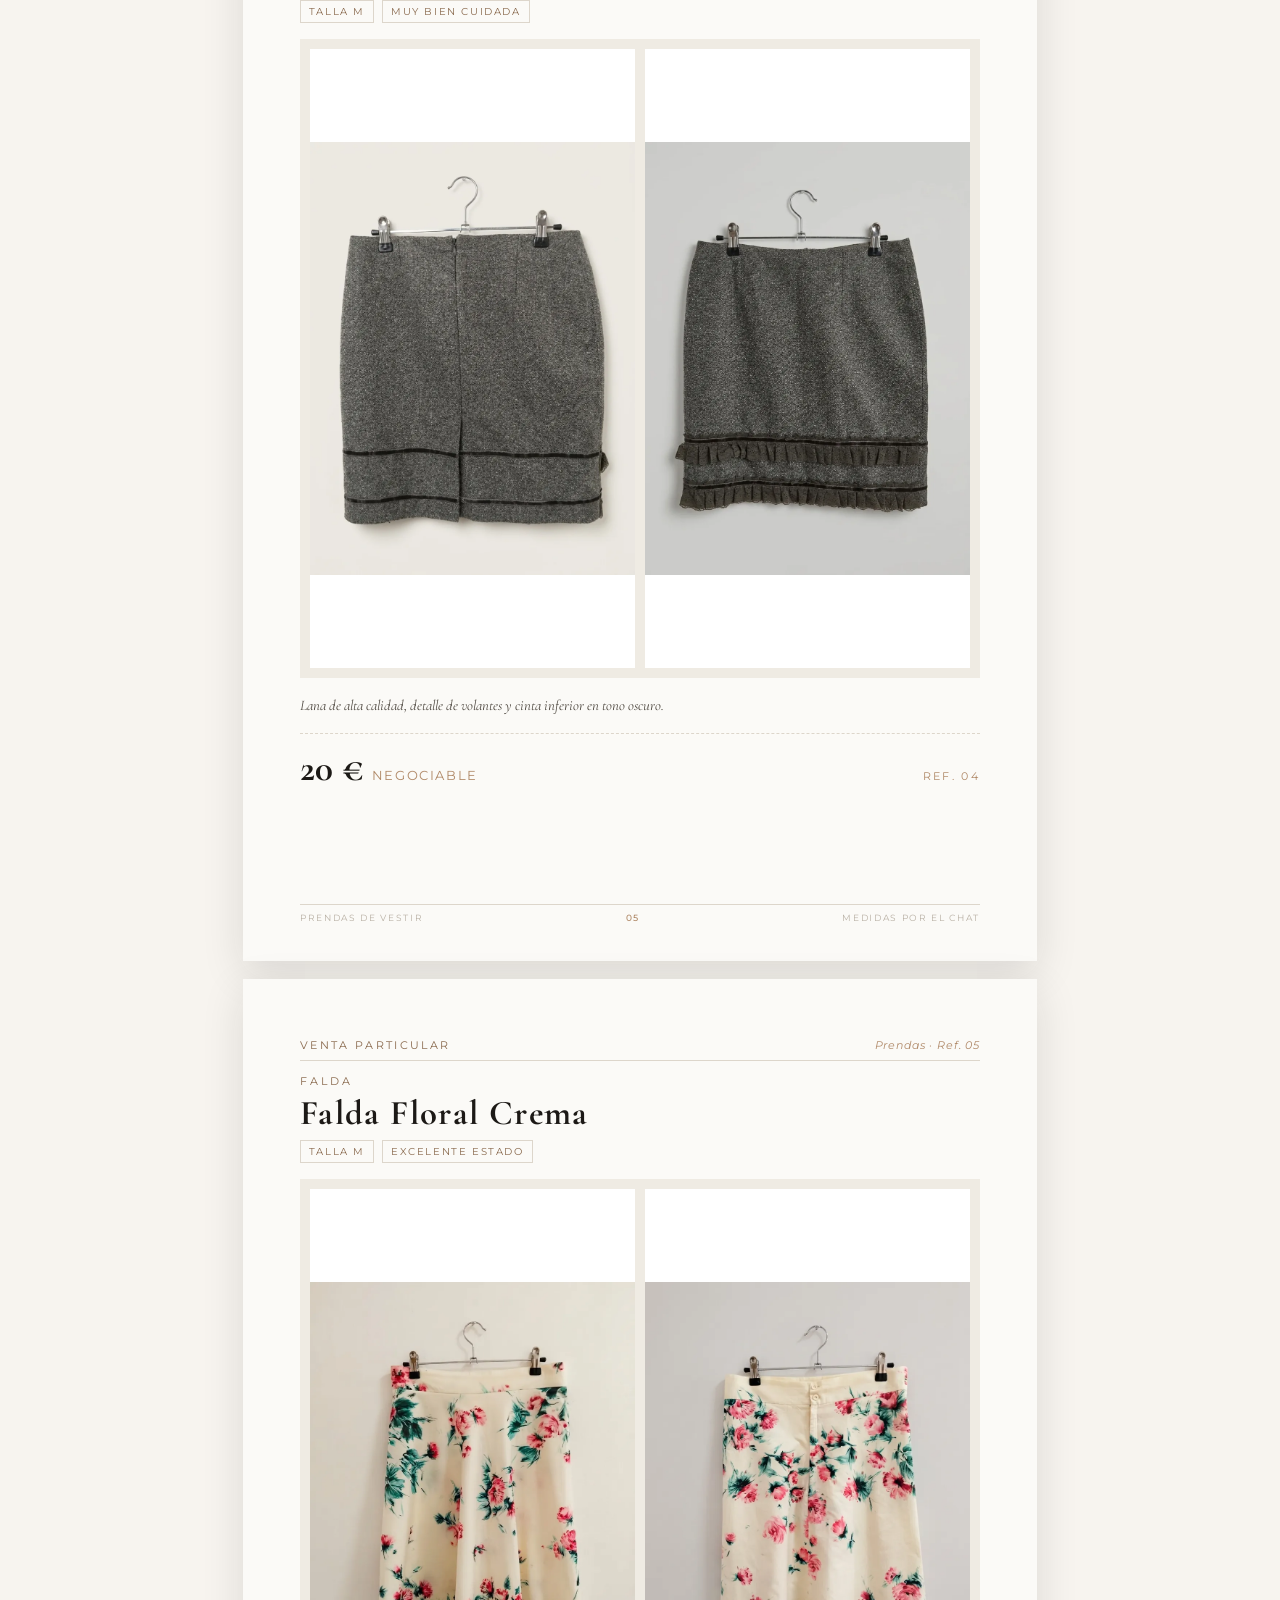
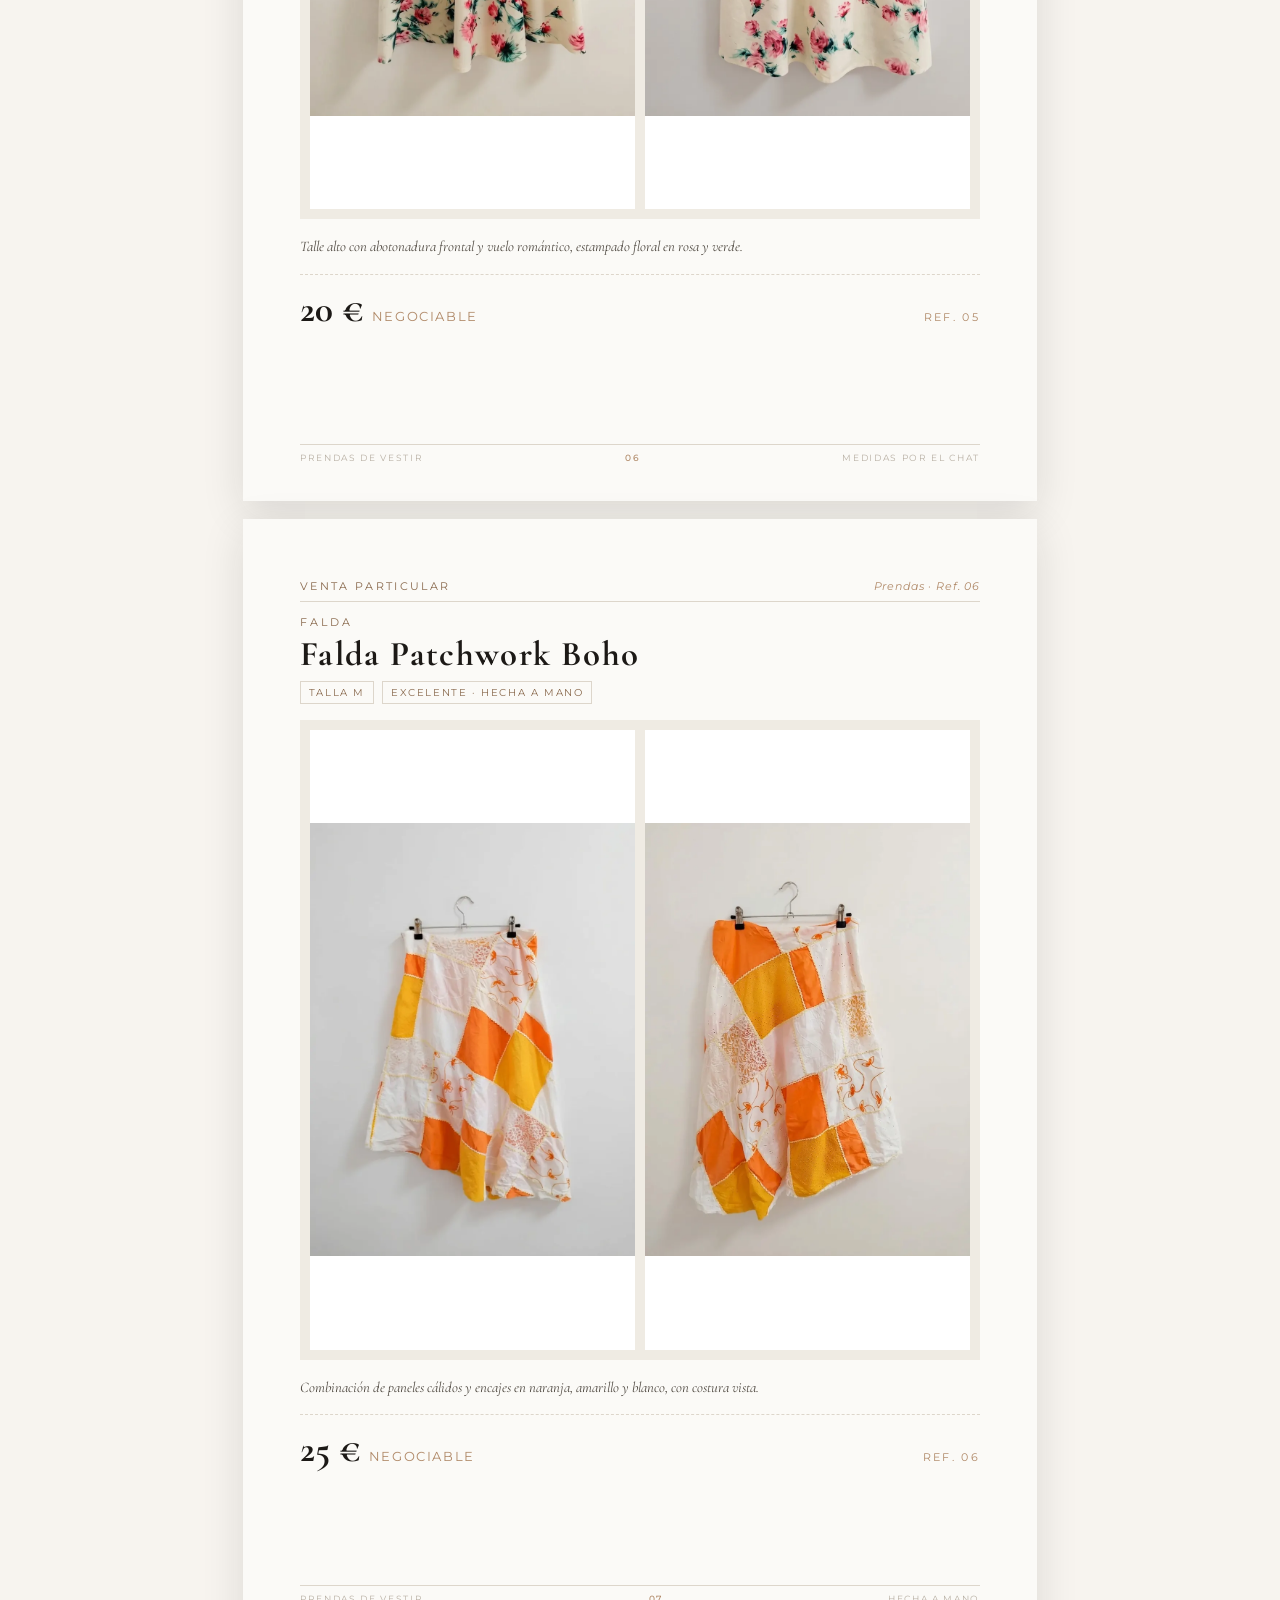
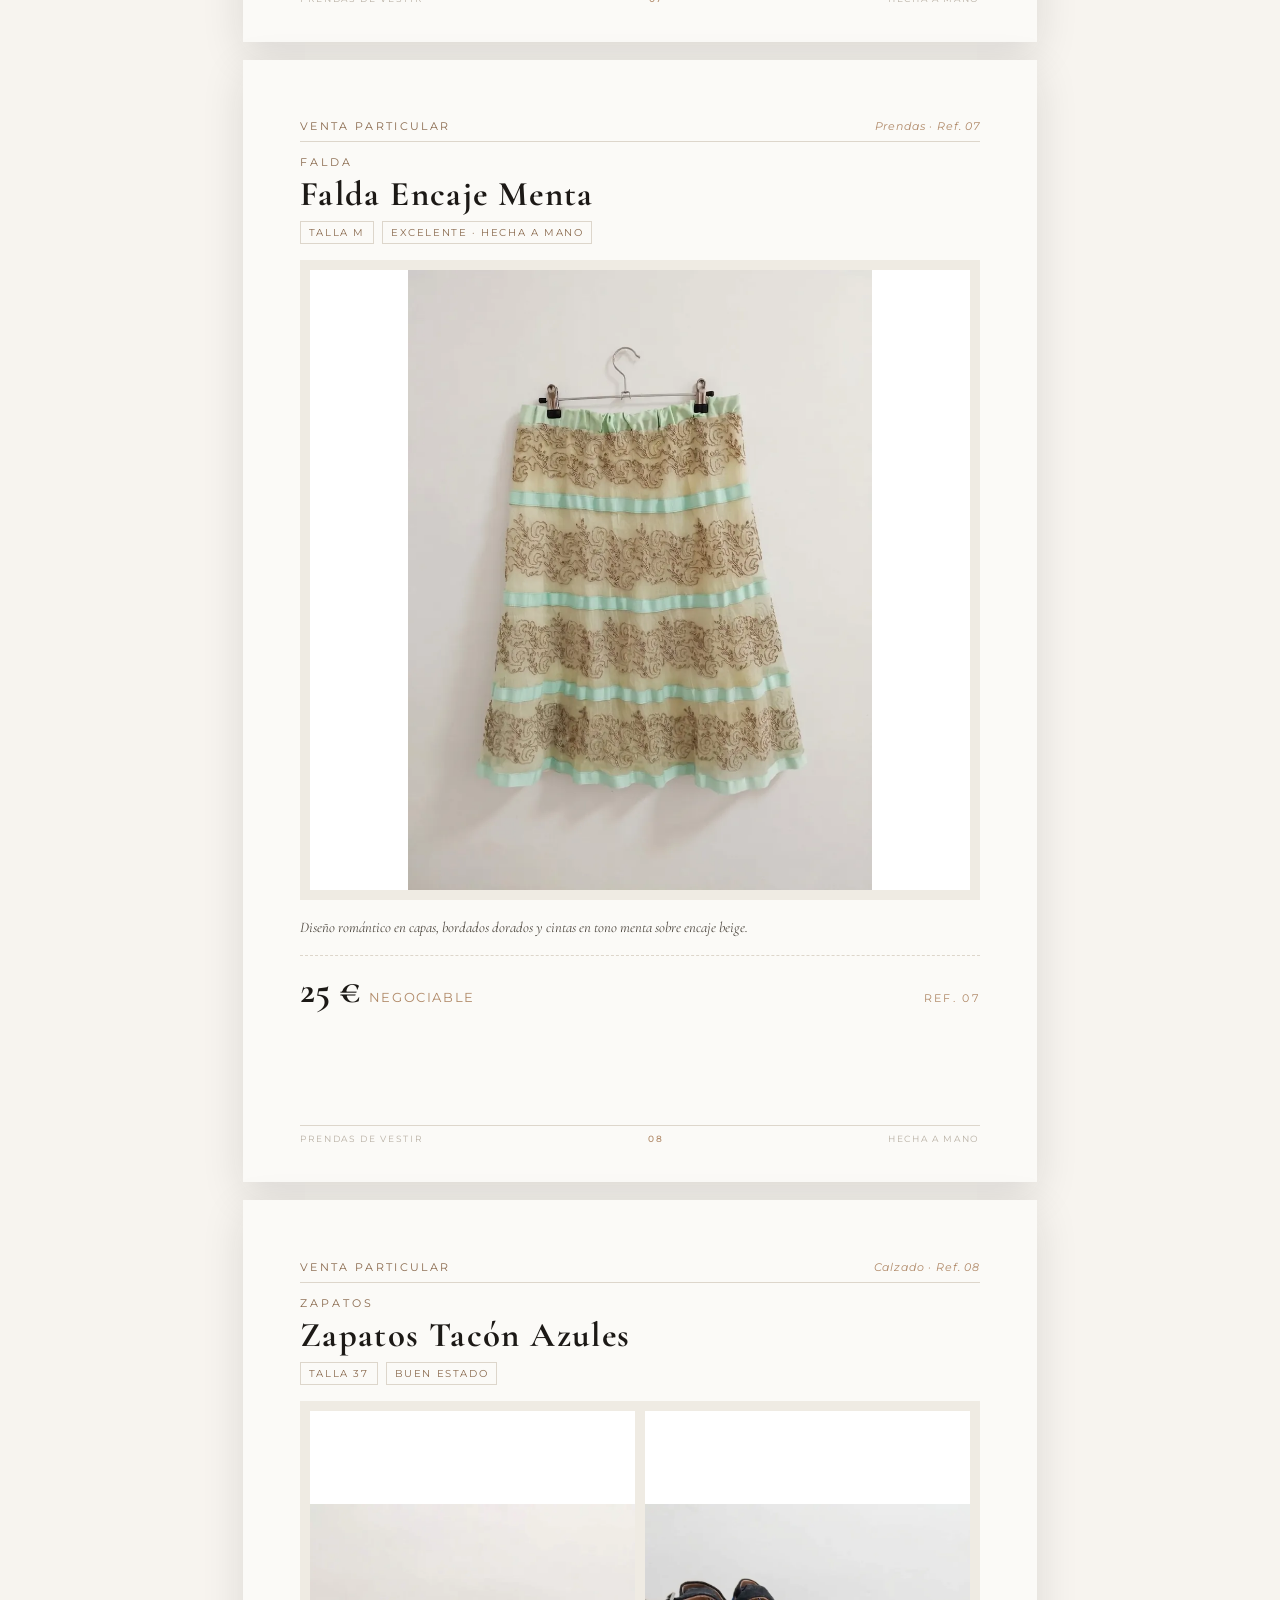
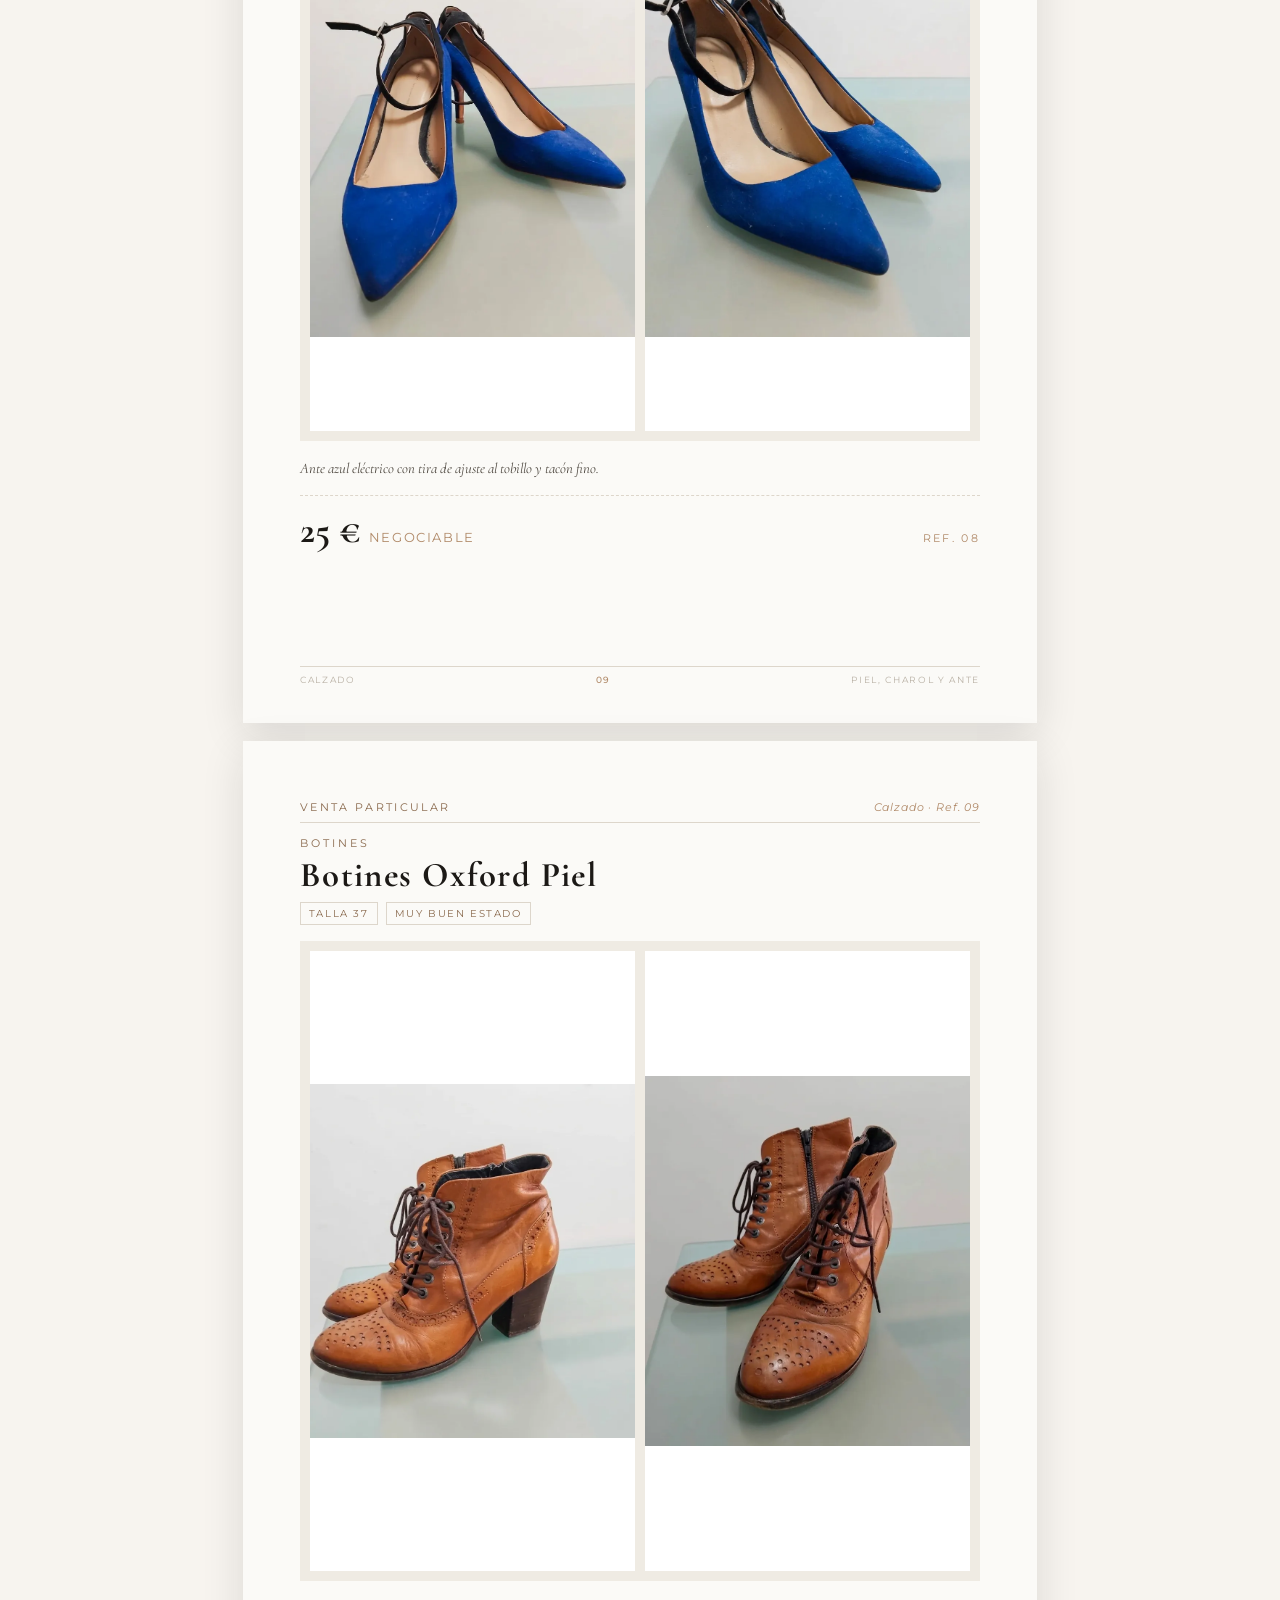
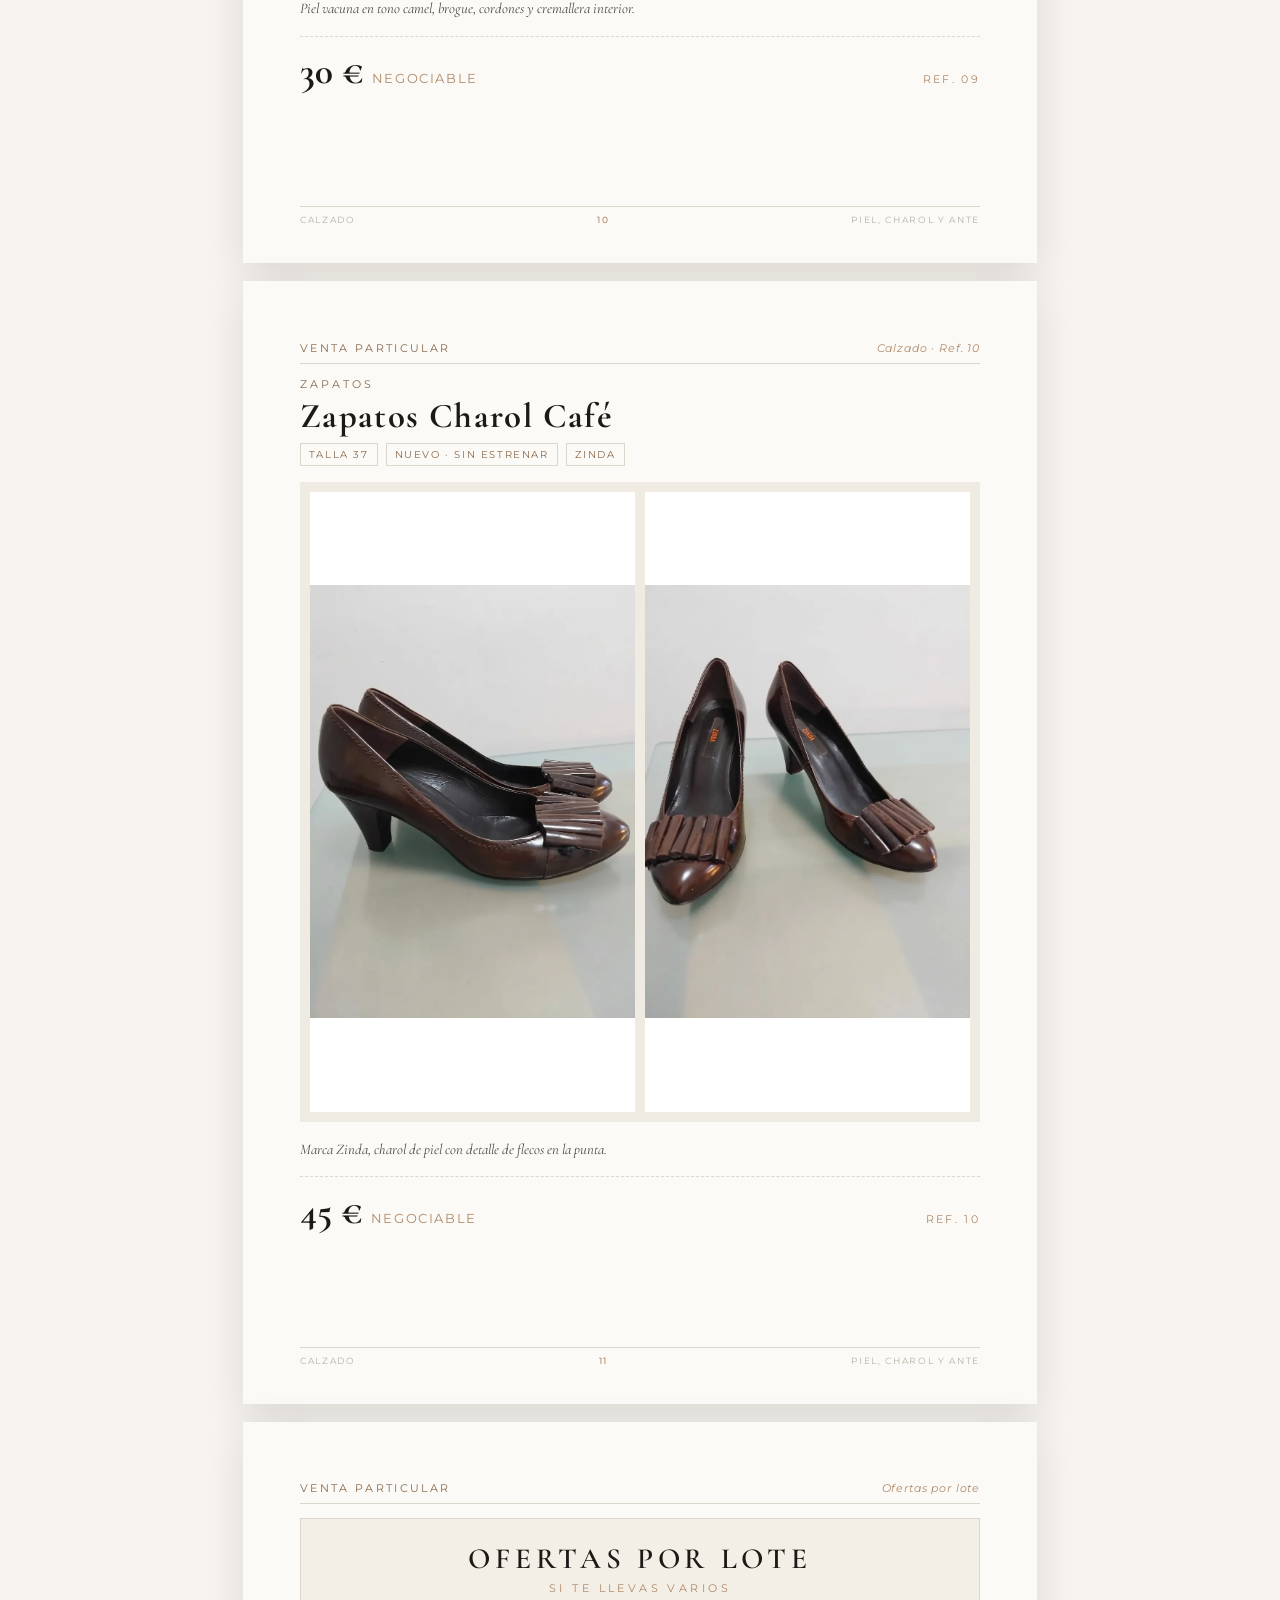
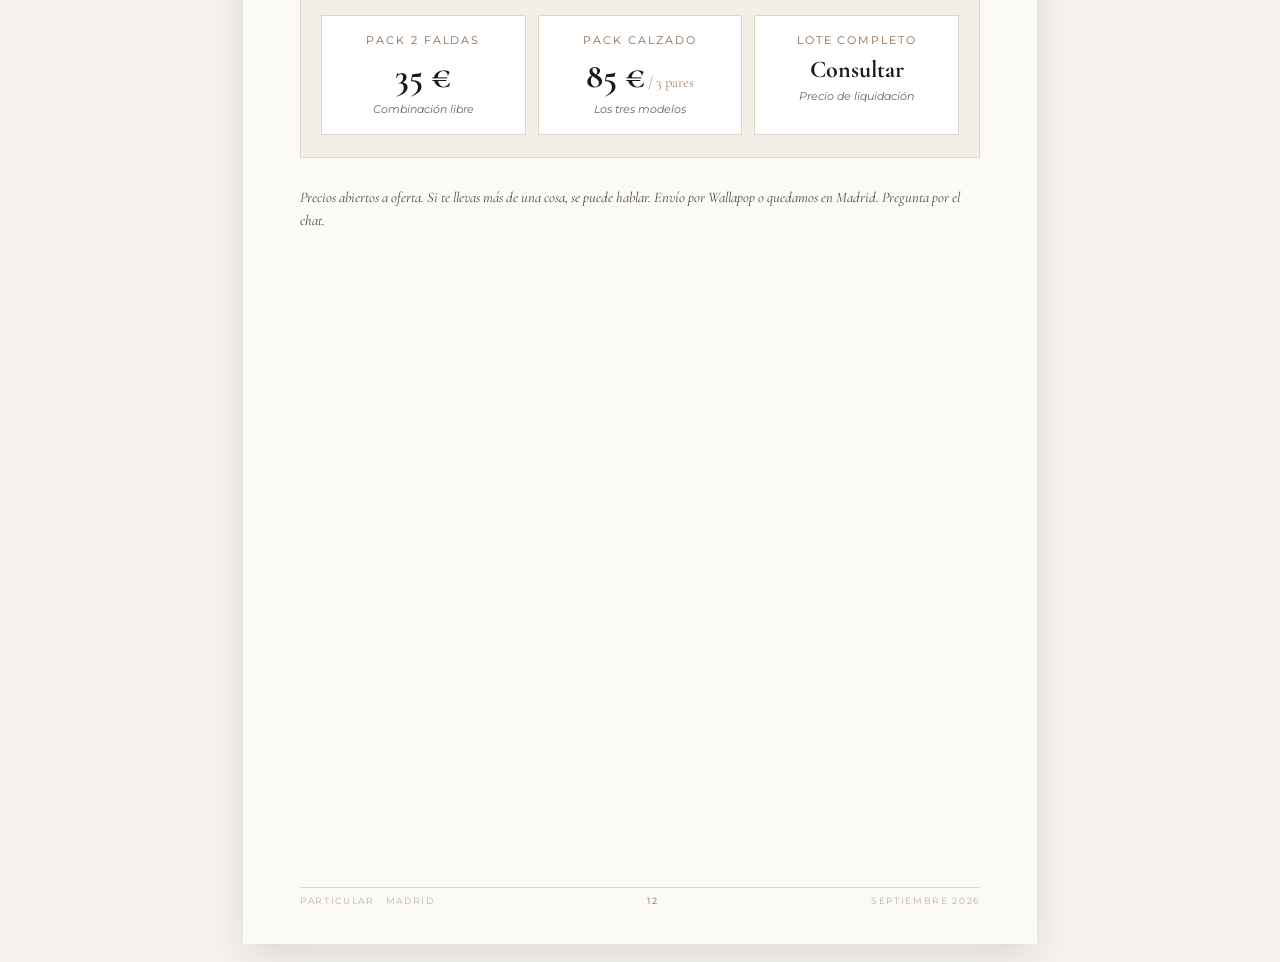
<file: images/index-wallapop.html>
<!DOCTYPE html>
<html lang="es">
<head>
<meta charset="UTF-8">
<meta name="viewport" content="width=device-width, initial-scale=1">
<title>Venta particular · Ropa y calzado · Madrid</title>
<link rel="preconnect" href="https://fonts.googleapis.com">
<link rel="preconnect" href="https://fonts.gstatic.com" crossorigin>
<link href="https://fonts.googleapis.com/css2?family=Cormorant+Garamond:ital,wght@0,400;0,600;0,700;1,400&family=Montserrat:wght@300;400;500;600&display=swap" rel="stylesheet">
<style>
  :root{
    --bg:#f7f4ef; --paper:#fbfaf7; --ink:#1c1916; --muted:#6a635a;
    --line:#ddd6cb; --gold:#b08968; --gold-deep:#8a6a4e;
  }
  *{box-sizing:border-box;margin:0;padding:0;}
  html,body{
    background:var(--bg); color:var(--ink);
    font-family:'Montserrat',system-ui,sans-serif; font-weight:400;
    -webkit-print-color-adjust:exact; print-color-adjust:exact;
  }
  img{max-width:100%; height:auto; display:block; image-rendering:auto;}

  .toolbar{
    position:sticky; top:0; z-index:20;
    display:flex; gap:10px; justify-content:center; flex-wrap:wrap;
    padding:12px 16px;
    background:rgba(247,244,239,.94); backdrop-filter:blur(8px);
    border-bottom:1px solid var(--line);
  }
  .toolbar a, .toolbar button{
    appearance:none; border:1px solid var(--gold-deep);
    background:var(--ink); color:#fbfaf7;
    font:500 11px/1 'Montserrat',sans-serif;
    letter-spacing:.14em; text-transform:uppercase;
    padding:10px 16px; text-decoration:none; cursor:pointer;
  }
  .toolbar a.ghost, .toolbar button.ghost{
    background:transparent; color:var(--ink);
  }

  .sheet{
    width:210mm; min-height:297mm;
    margin:18px auto; padding:16mm 15mm 20mm;
    background:var(--paper);
    box-shadow:0 12px 40px rgba(28,25,22,.12);
    position:relative; page-break-after:always; break-after:page;
  }
  .sheet:last-child{page-break-after:auto; break-after:auto;}

  .header{
    display:flex; justify-content:space-between; align-items:baseline;
    border-bottom:1px solid var(--line); padding-bottom:8px; margin-bottom:14px;
    font-size:8pt; letter-spacing:.22em; text-transform:uppercase; color:var(--gold-deep);
  }
  .header .season{letter-spacing:.08em; font-style:italic; text-transform:none; color:var(--gold);}

  .cover{display:flex; flex-direction:column; align-items:center; justify-content:center; text-align:center; min-height:255mm;}
  .cover .mark{width:72px; height:auto; margin-bottom:18px; opacity:.92;}
  .cover .line{width:56px; height:1px; background:var(--gold); margin:22px auto;}
  .cover h1{
    font-family:'Cormorant Garamond',Georgia,serif; font-weight:600;
    font-size:34pt; letter-spacing:.18em; text-transform:uppercase; line-height:1.15;
  }
  .cover h1 span{display:block; margin-top:10px; font-size:13pt; letter-spacing:.42em; color:var(--gold); font-weight:400;}
  .cover .subtitle{margin-top:22px; font-size:10pt; letter-spacing:.38em; text-transform:uppercase; color:var(--gold-deep);}
  .cover .notes{
    margin-top:42px; max-width:420px; font-size:9.5pt; line-height:1.85; color:var(--muted);
    border-top:1px solid var(--line); border-bottom:1px solid var(--line); padding:18px 8px;
  }
  .cover .edition{position:absolute; bottom:28mm; left:0; right:0; text-align:center;
    font-size:8pt; letter-spacing:.32em; text-transform:uppercase; color:#b8b0a4;}

  .kicker{font-size:8pt; letter-spacing:.28em; text-transform:uppercase; color:var(--gold-deep); margin-bottom:6px;}
  .product-title{
    font-family:'Cormorant Garamond',Georgia,serif; font-weight:700;
    font-size:26pt; letter-spacing:.04em; line-height:1.1; margin-bottom:8px;
  }
  .meta{display:flex; gap:8px; flex-wrap:wrap; margin-bottom:16px;}
  .meta span{
    font-size:7.5pt; letter-spacing:.16em; text-transform:uppercase; color:var(--gold-deep);
    border:1px solid var(--line); padding:4px 8px;
  }

  .gallery{display:grid; gap:10px; margin:4px 0 16px; background:#efebe3; padding:10px; min-height:168mm;}
  .gallery.one{grid-template-columns:1fr;}
  .gallery.two{grid-template-columns:1fr 1fr;}
  .frame{
    background:#fff; min-height:164mm;
    display:flex; align-items:center; justify-content:center; overflow:hidden;
  }
  .frame img{
    width:100%; height:164mm; object-fit:contain; object-position:center;
  }

  .desc{font-size:11pt; line-height:1.55; color:#4d473f; font-family:'Cormorant Garamond',Georgia,serif; font-style:italic; max-width:170mm;}
  .price-row{
    display:flex; justify-content:space-between; align-items:baseline;
    margin-top:16px; padding-top:12px; border-top:1px dashed var(--line);
  }
  .amount{font-family:'Cormorant Garamond',Georgia,serif; font-weight:700; font-size:28pt;}
  .amount small{font-size:10pt; color:var(--gold); font-weight:400; letter-spacing:.12em; text-transform:uppercase; margin-left:8px; font-family:'Montserrat',sans-serif;}
  .tag{font-size:8pt; letter-spacing:.22em; text-transform:uppercase; color:var(--gold);}

  .lots{margin-top:8px; border:1px solid var(--line); padding:22px 20px; background:#f3efe7;}
  .lots h2{font-family:'Cormorant Garamond',Georgia,serif; font-weight:600; font-size:22pt; letter-spacing:.16em; text-transform:uppercase; text-align:center;}
  .lots h2 small{display:block; font-size:8pt; letter-spacing:.32em; color:var(--gold); margin-top:6px; font-weight:400; font-family:'Montserrat',sans-serif;}
  .lots-grid{display:grid; grid-template-columns:repeat(3,1fr); gap:12px; margin-top:20px;}
  .lot{text-align:center; background:#fff; border:1px solid var(--line); padding:18px 10px;}
  .lot .name{font-size:8pt; letter-spacing:.18em; text-transform:uppercase; color:var(--gold-deep);}
  .lot .val{font-family:'Cormorant Garamond',Georgia,serif; font-weight:700; font-size:26pt; margin-top:8px;}
  .lot .val.sm{font-size:18pt;}
  .lot .note{font-size:8pt; color:var(--muted); margin-top:6px; font-style:italic;}

  .footer{
    position:absolute; left:15mm; right:15mm; bottom:10mm;
    display:flex; justify-content:space-between; align-items:center;
    font-size:7pt; letter-spacing:.18em; text-transform:uppercase; color:#b8b0a4;
    border-top:1px solid var(--line); padding-top:7px;
  }
  .footer .num{color:var(--gold); font-weight:500;}

  @media screen and (max-width:900px){
    .sheet{width:auto; min-height:0; margin:12px; padding:22px 16px 48px;}
    .cover{min-height:70vh;}
    .cover h1{font-size:28px; letter-spacing:.12em;}
    .gallery, .gallery.two{grid-template-columns:1fr; min-height:0;}
    .frame{min-height:0;}
    .frame img{height:auto; max-height:78vh;}
    .lots-grid{grid-template-columns:1fr;}
  }

  @media print{
    .toolbar{display:none !important;}
    html,body{background:#fff;}
    .sheet{
      width:210mm; min-height:297mm; margin:0; padding:16mm 15mm 20mm;
      box-shadow:none; background:var(--paper);
    }
  }
  @page{size:A4 portrait; margin:0;}
</style>
</head>
<body>

<nav class="toolbar">
  <a href="catalogo-wallapop.pdf" download>Descargar PDF</a>
  <button type="button" class="ghost" onclick="window.print()">Imprimir desde el navegador</button>
</nav>

<section class="sheet">
  <div class="cover">
    <div class="line"></div>
    <h1>Ropa y calzado<span>Venta particular</span></h1>
    <div class="line"></div>
    <div class="subtitle">Madrid · Precios negociables</div>
    <div class="notes">
      Soy particular, no empresa<br>
      Envío por Wallapop o entrega en Madrid<br>
      Dudas y ofertas por el chat
    </div>
  </div>
  <div class="edition">Septiembre 2026</div>
  <div class="footer"><span>Particular · Madrid</span><span class="num">01</span><span>Chat de Wallapop</span></div>
</section>

<section class="sheet">
  <div class="header"><span>Venta particular</span><span class="season">Prendas · Ref. 01</span></div>
  <div class="kicker">Blusa</div>
  <h2 class="product-title">Blusa Camuflaje</h2>
  <div class="meta"><span>Talla M</span><span>Excelente estado</span></div>
  <div class="gallery one"><div class="frame"><img src="blusa-camuflaje.webp" alt="Blusa camuflaje en tonos rosa, azul y marrón"></div></div>
  <p class="desc">Diseño casual, tejido fluido y estampado militar en tonos rosa, azul y marrón.</p>
  <div class="price-row"><span class="amount">20 €<small>negociable</small></span><span class="tag">Ref. 01</span></div>
  <div class="footer"><span>Prendas de vestir</span><span class="num">02</span><span>Envío · Entrega en mano</span></div>
</section>

<section class="sheet">
  <div class="header"><span>Venta particular</span><span class="season">Prendas · Ref. 02</span></div>
  <div class="kicker">Falda</div>
  <h2 class="product-title">Falda Tejano Corazones</h2>
  <div class="meta"><span>Talla M</span><span>Nueva · Hecha a mano</span></div>
  <div class="gallery two">
    <div class="frame"><img src="falda-tejano-1.webp" alt="Falda tejano corazones, vista frontal"></div>
    <div class="frame"><img src="falda-tejano-2.webp" alt="Falda tejano corazones, detalle"></div>
  </div>
  <p class="desc">Corte en A, pieza artesanal en denim con estampado de corazones y bajo deshilachado.</p>
  <div class="price-row"><span class="amount">20 €<small>negociable</small></span><span class="tag">Ref. 02</span></div>
  <div class="footer"><span>Prendas de vestir</span><span class="num">03</span><span>Envío · Entrega en mano</span></div>
</section>

<section class="sheet">
  <div class="header"><span>Venta particular</span><span class="season">Prendas · Ref. 03</span></div>
  <div class="kicker">Falda</div>
  <h2 class="product-title">Falda Estampada Azul</h2>
  <div class="meta"><span>Talla L</span><span>Nueva</span></div>
  <div class="gallery one"><div class="frame"><img src="falda-estampada-azul.webp" alt="Falda estampada azul y violeta"></div></div>
  <p class="desc">Estampado de puntos azules y violetas, ligera y con forro interior.</p>
  <div class="price-row"><span class="amount">20 €<small>negociable</small></span><span class="tag">Ref. 03</span></div>
  <div class="footer"><span>Prendas de vestir</span><span class="num">04</span><span>Medidas por el chat</span></div>
</section>

<section class="sheet">
  <div class="header"><span>Venta particular</span><span class="season">Prendas · Ref. 04</span></div>
  <div class="kicker">Falda</div>
  <h2 class="product-title">Falda Espiga Lana</h2>
  <div class="meta"><span>Talla M</span><span>Muy bien cuidada</span></div>
  <div class="gallery two">
    <div class="frame"><img src="falda-espiga-1.webp" alt="Falda de lana espiga, vista posterior"></div>
    <div class="frame"><img src="falda-espiga-2.webp" alt="Falda de lana espiga, detalle de cinta y encaje"></div>
  </div>
  <p class="desc">Lana de alta calidad, detalle de volantes y cinta inferior en tono oscuro.</p>
  <div class="price-row"><span class="amount">20 €<small>negociable</small></span><span class="tag">Ref. 04</span></div>
  <div class="footer"><span>Prendas de vestir</span><span class="num">05</span><span>Medidas por el chat</span></div>
</section>

<section class="sheet">
  <div class="header"><span>Venta particular</span><span class="season">Prendas · Ref. 05</span></div>
  <div class="kicker">Falda</div>
  <h2 class="product-title">Falda Floral Crema</h2>
  <div class="meta"><span>Talla M</span><span>Excelente estado</span></div>
  <div class="gallery two">
    <div class="frame"><img src="falda-floral-1.webp" alt="Falda floral crema, vista general"></div>
    <div class="frame"><img src="falda-floral-2.webp" alt="Falda floral crema, talle y botones"></div>
  </div>
  <p class="desc">Talle alto con abotonadura frontal y vuelo romántico, estampado floral en rosa y verde.</p>
  <div class="price-row"><span class="amount">20 €<small>negociable</small></span><span class="tag">Ref. 05</span></div>
  <div class="footer"><span>Prendas de vestir</span><span class="num">06</span><span>Medidas por el chat</span></div>
</section>

<section class="sheet">
  <div class="header"><span>Venta particular</span><span class="season">Prendas · Ref. 06</span></div>
  <div class="kicker">Falda</div>
  <h2 class="product-title">Falda Patchwork Boho</h2>
  <div class="meta"><span>Talla M</span><span>Excelente · Hecha a mano</span></div>
  <div class="gallery two">
    <div class="frame"><img src="falda-patchwork-1.webp" alt="Falda patchwork naranja y blanco"></div>
    <div class="frame"><img src="falda-patchwork-2.webp" alt="Falda patchwork, detalle de encaje y bordado"></div>
  </div>
  <p class="desc">Combinación de paneles cálidos y encajes en naranja, amarillo y blanco, con costura vista.</p>
  <div class="price-row"><span class="amount">25 €<small>negociable</small></span><span class="tag">Ref. 06</span></div>
  <div class="footer"><span>Prendas de vestir</span><span class="num">07</span><span>Hecha a mano</span></div>
</section>

<section class="sheet">
  <div class="header"><span>Venta particular</span><span class="season">Prendas · Ref. 07</span></div>
  <div class="kicker">Falda</div>
  <h2 class="product-title">Falda Encaje Menta</h2>
  <div class="meta"><span>Talla M</span><span>Excelente · Hecha a mano</span></div>
  <div class="gallery one"><div class="frame"><img src="falda-encaje-menta.webp" alt="Falda de encaje beige con cintas menta"></div></div>
  <p class="desc">Diseño romántico en capas, bordados dorados y cintas en tono menta sobre encaje beige.</p>
  <div class="price-row"><span class="amount">25 €<small>negociable</small></span><span class="tag">Ref. 07</span></div>
  <div class="footer"><span>Prendas de vestir</span><span class="num">08</span><span>Hecha a mano</span></div>
</section>

<section class="sheet">
  <div class="header"><span>Venta particular</span><span class="season">Calzado · Ref. 08</span></div>
  <div class="kicker">Zapatos</div>
  <h2 class="product-title">Zapatos Tacón Azules</h2>
  <div class="meta"><span>Talla 37</span><span>Buen estado</span></div>
  <div class="gallery two">
    <div class="frame"><img src="zapatos-tacon-1.webp" alt="Zapatos de tacón azul eléctrico, vista interior"></div>
    <div class="frame"><img src="zapatos-tacon-2.webp" alt="Zapatos de tacón azul eléctrico, perfil"></div>
  </div>
  <p class="desc">Ante azul eléctrico con tira de ajuste al tobillo y tacón fino.</p>
  <div class="price-row"><span class="amount">25 €<small>negociable</small></span><span class="tag">Ref. 08</span></div>
  <div class="footer"><span>Calzado</span><span class="num">09</span><span>Piel, charol y ante</span></div>
</section>

<section class="sheet">
  <div class="header"><span>Venta particular</span><span class="season">Calzado · Ref. 09</span></div>
  <div class="kicker">Botines</div>
  <h2 class="product-title">Botines Oxford Piel</h2>
  <div class="meta"><span>Talla 37</span><span>Muy buen estado</span></div>
  <div class="gallery two">
    <div class="frame"><img src="botines-oxford-1.webp" alt="Botines oxford de piel, tres cuartos"></div>
    <div class="frame"><img src="botines-oxford-2.webp" alt="Botines oxford de piel, perfil"></div>
  </div>
  <p class="desc">Piel vacuna en tono camel, brogue, cordones y cremallera interior.</p>
  <div class="price-row"><span class="amount">30 €<small>negociable</small></span><span class="tag">Ref. 09</span></div>
  <div class="footer"><span>Calzado</span><span class="num">10</span><span>Piel, charol y ante</span></div>
</section>

<section class="sheet">
  <div class="header"><span>Venta particular</span><span class="season">Calzado · Ref. 10</span></div>
  <div class="kicker">Zapatos</div>
  <h2 class="product-title">Zapatos Charol Café</h2>
  <div class="meta"><span>Talla 37</span><span>Nuevo · Sin estrenar</span><span>Zinda</span></div>
  <div class="gallery two">
    <div class="frame"><img src="zapatos-charol-1.webp" alt="Zapatos charol café Zinda, frente"></div>
    <div class="frame"><img src="zapatos-charol-2.webp" alt="Zapatos charol café Zinda, perfil"></div>
  </div>
  <p class="desc">Marca Zinda, charol de piel con detalle de flecos en la punta.</p>
  <div class="price-row"><span class="amount">45 €<small>negociable</small></span><span class="tag">Ref. 10</span></div>
  <div class="footer"><span>Calzado</span><span class="num">11</span><span>Piel, charol y ante</span></div>
</section>

<section class="sheet">
  <div class="header"><span>Venta particular</span><span class="season">Ofertas por lote</span></div>
  <div class="lots">
    <h2>Ofertas por lote<small>Si te llevas varios</small></h2>
    <div class="lots-grid">
      <div class="lot">
        <div class="name">Pack 2 faldas</div>
        <div class="val">35 €</div>
        <div class="note">Combinación libre</div>
      </div>
      <div class="lot">
        <div class="name">Pack calzado</div>
        <div class="val">85 €<small style="font-size:11pt;color:var(--gold);font-weight:400;"> / 3 pares</small></div>
        <div class="note">Los tres modelos</div>
      </div>
      <div class="lot">
        <div class="name">Lote completo</div>
        <div class="val sm">Consultar</div>
        <div class="note">Precio de liquidación</div>
      </div>
    </div>
  </div>
  <p class="desc" style="margin-top:28px;max-width:none;">
    Precios abiertos a oferta. Si te llevas más de una cosa, se puede hablar.
    Envío por Wallapop o quedamos en Madrid. Pregunta por el chat.
  </p>
  <div class="footer"><span>Particular · Madrid</span><span class="num">12</span><span>Septiembre 2026</span></div>
</section>

</body>
</html>
</file>
